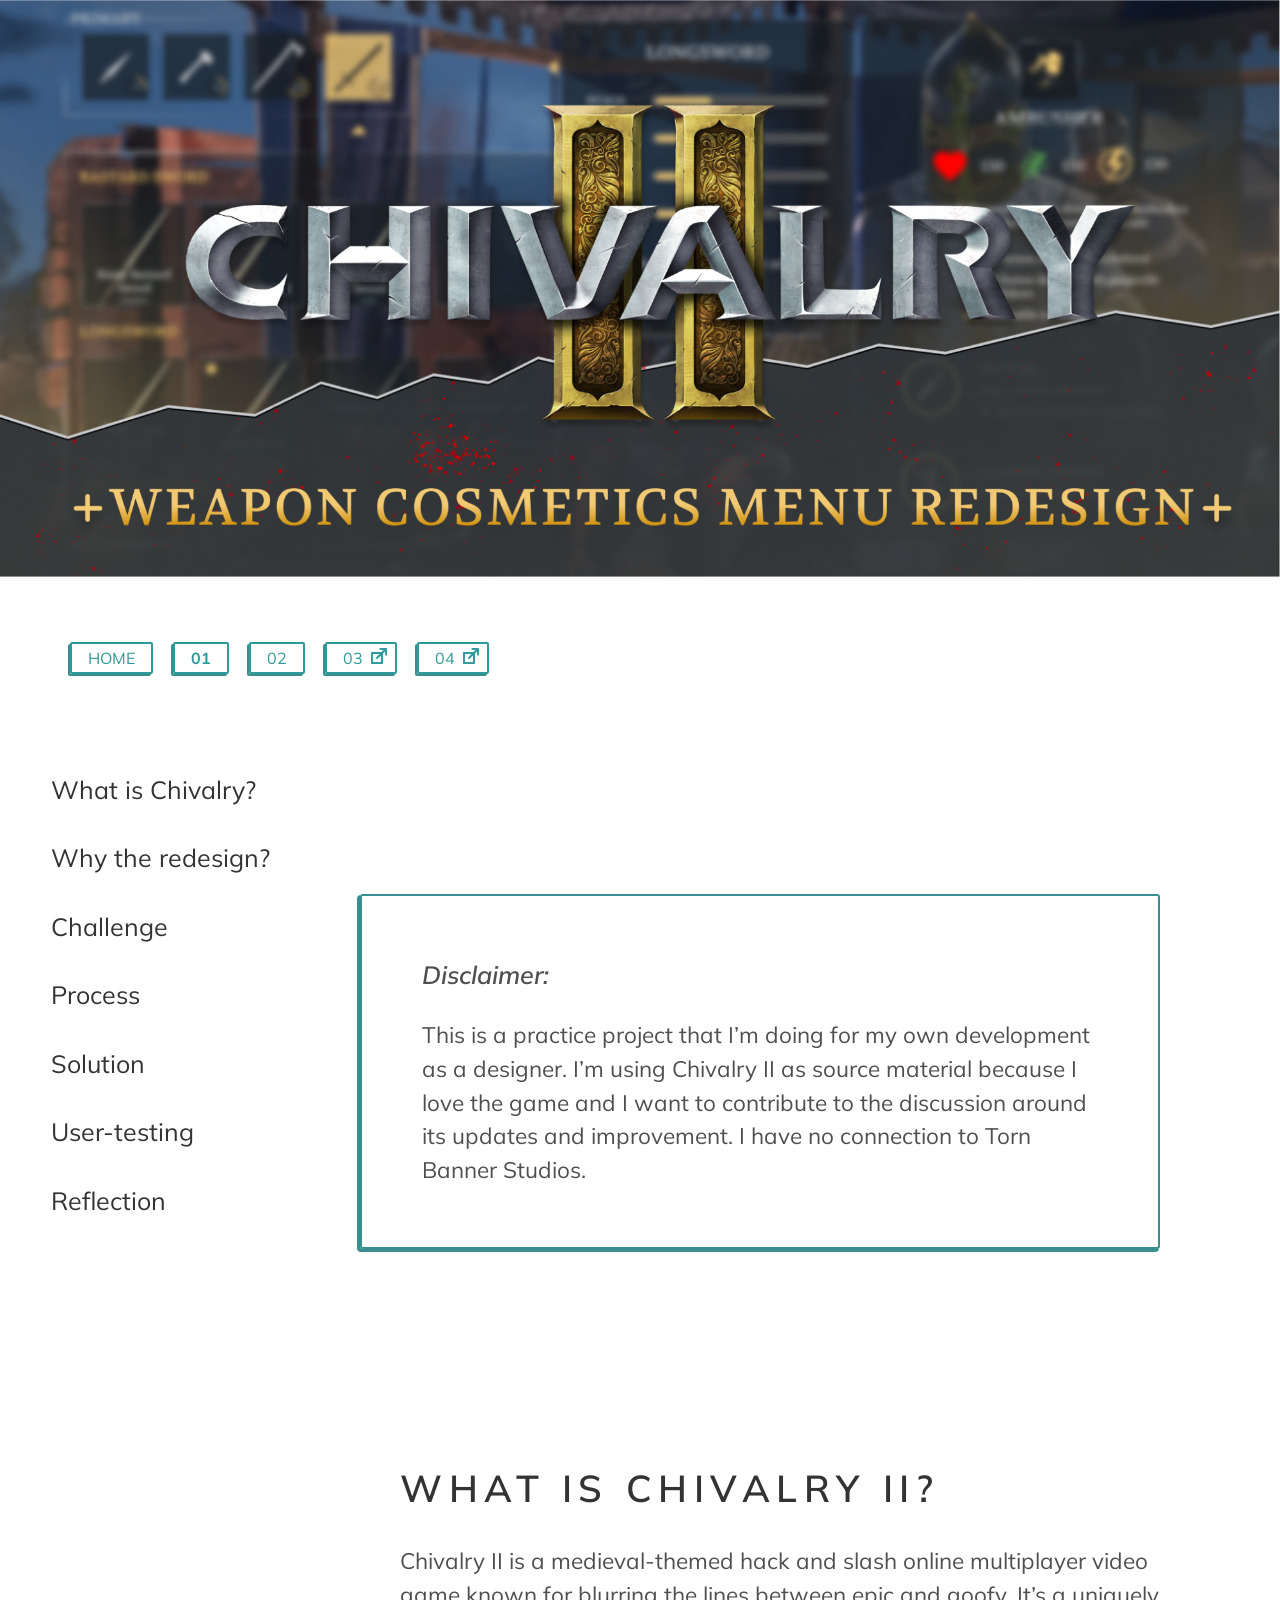
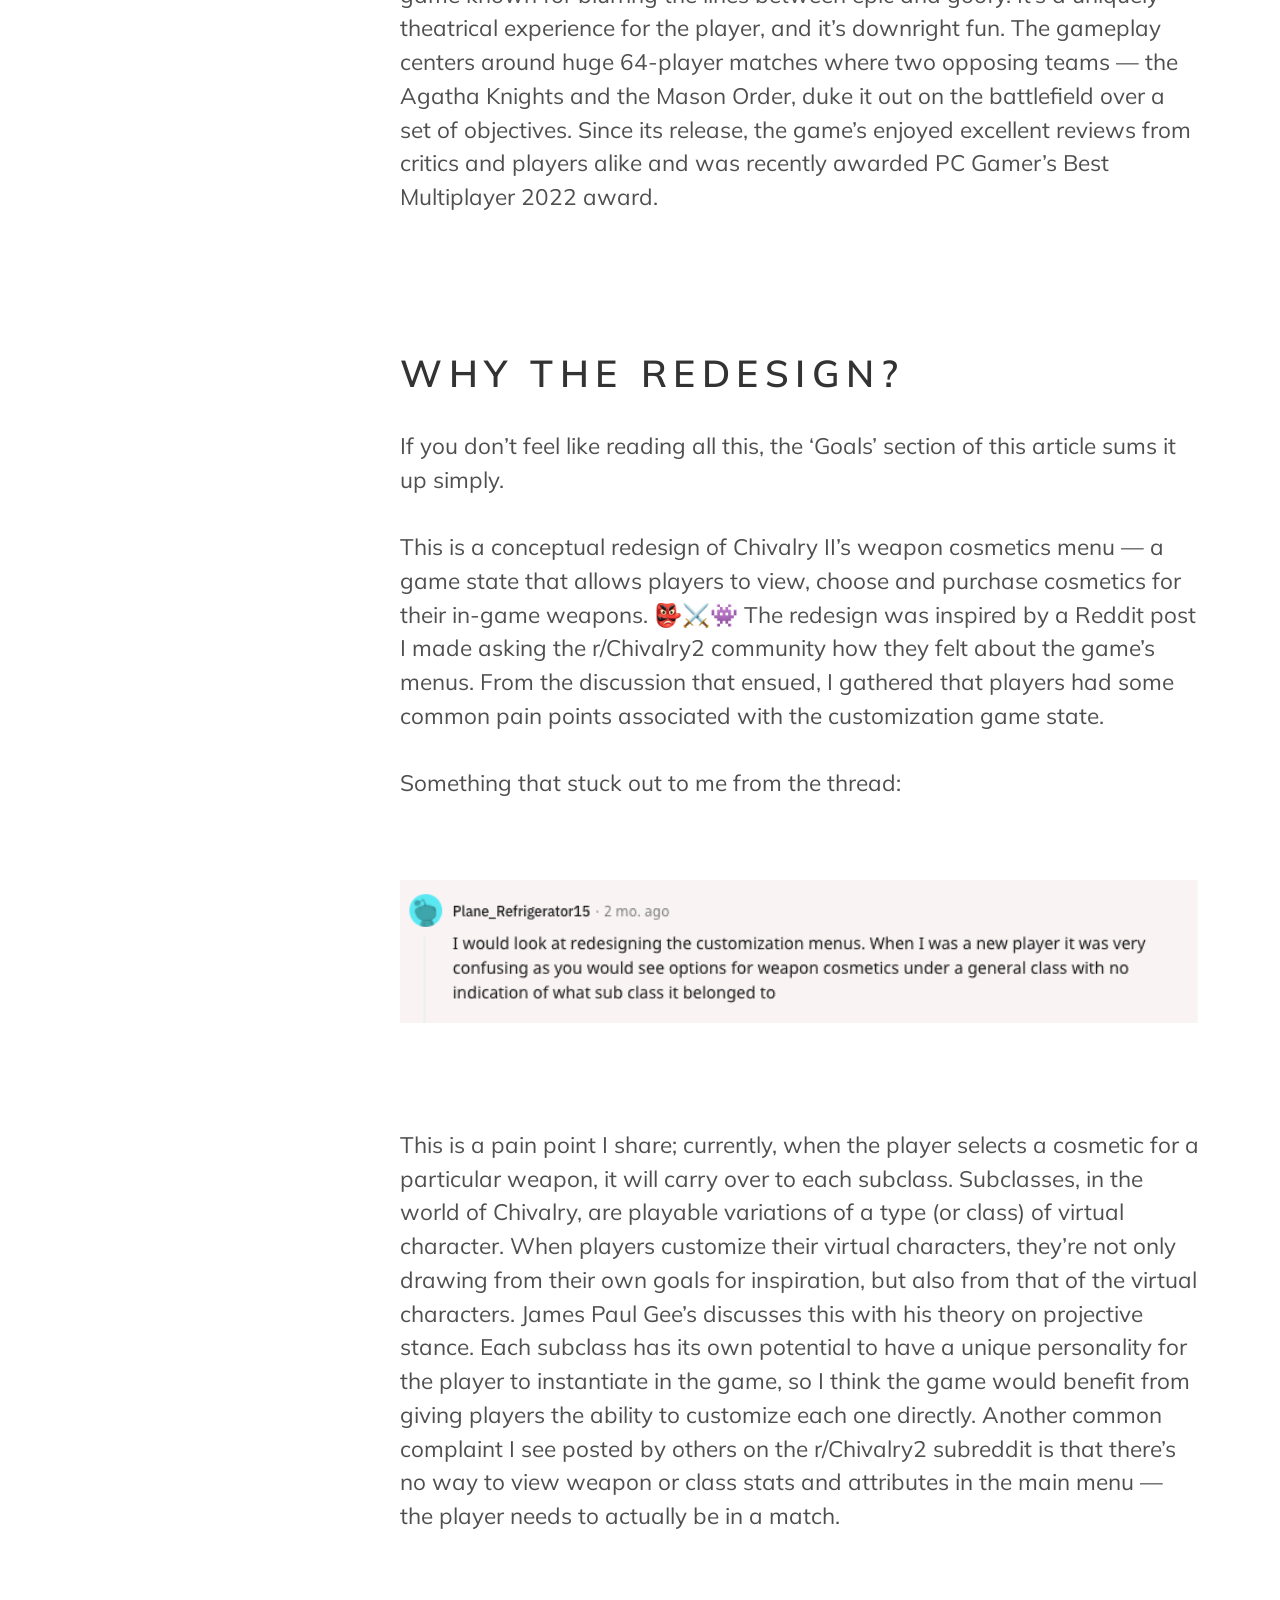
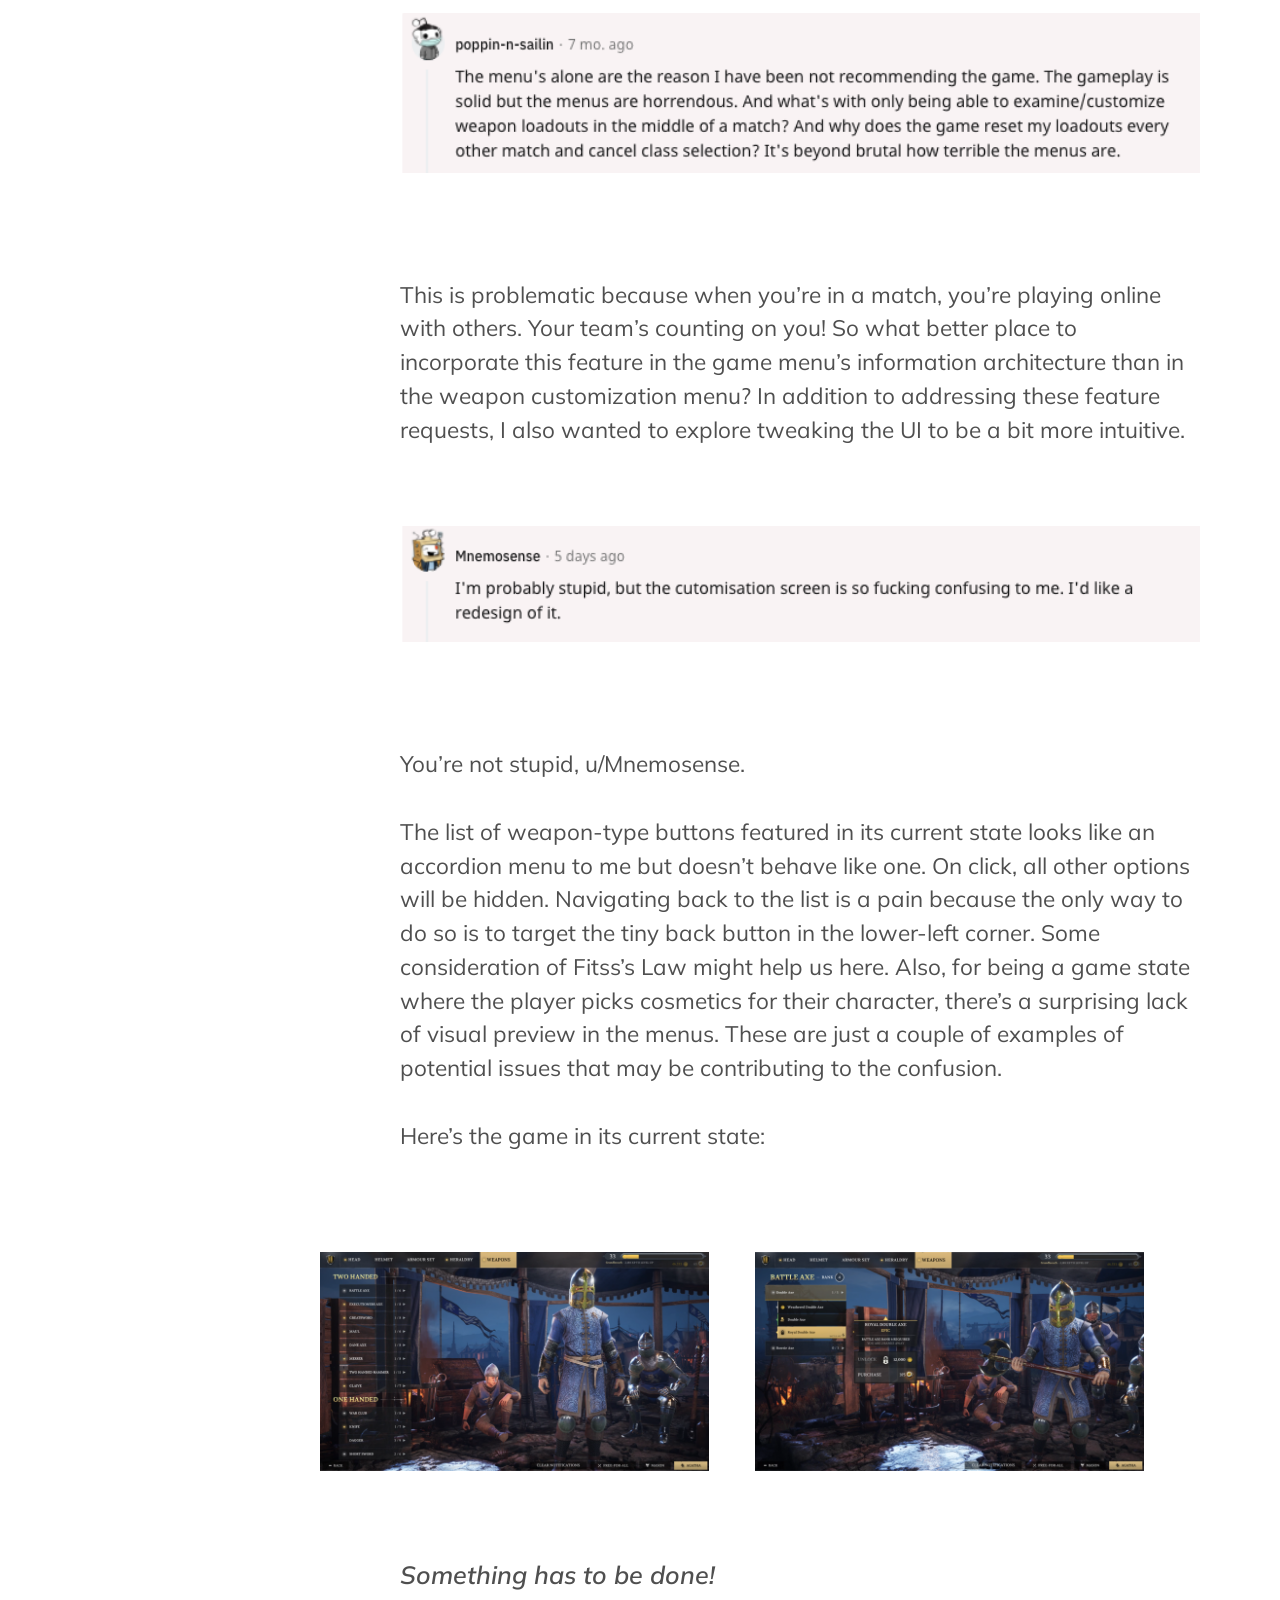
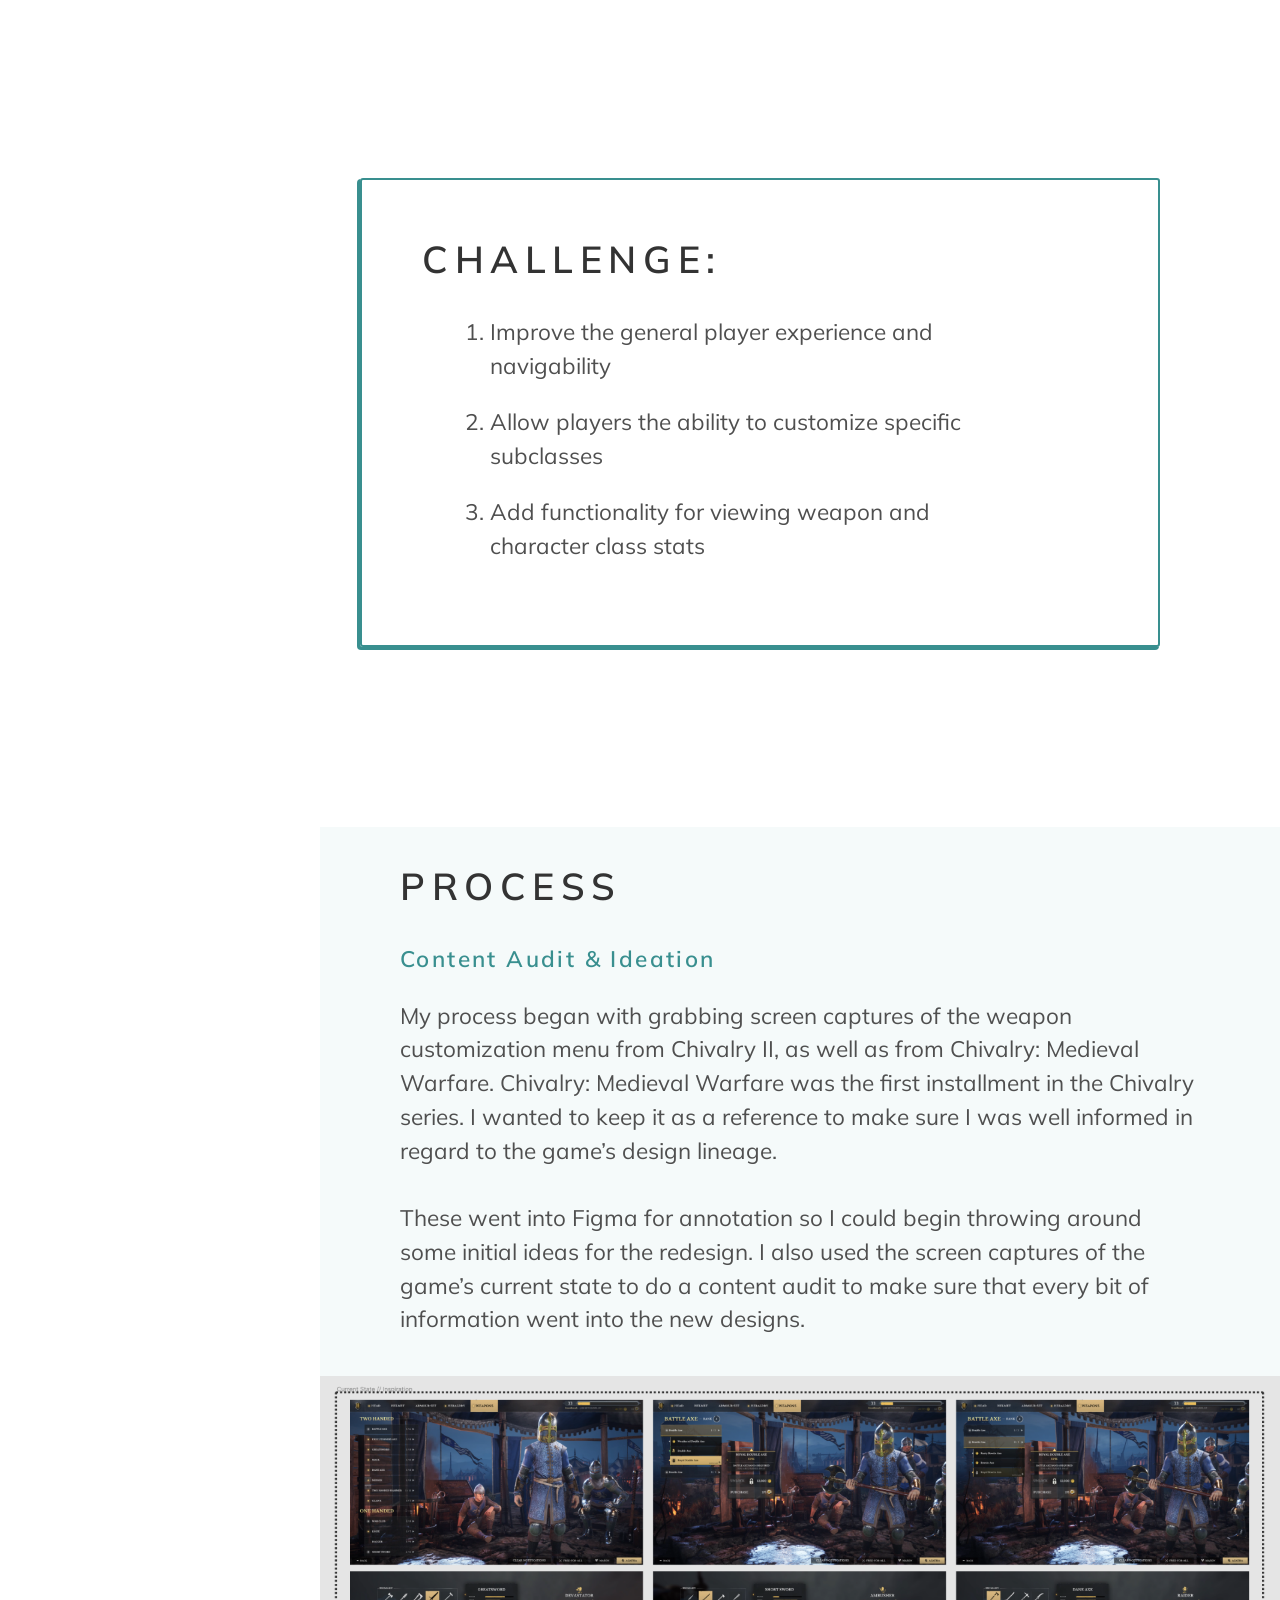
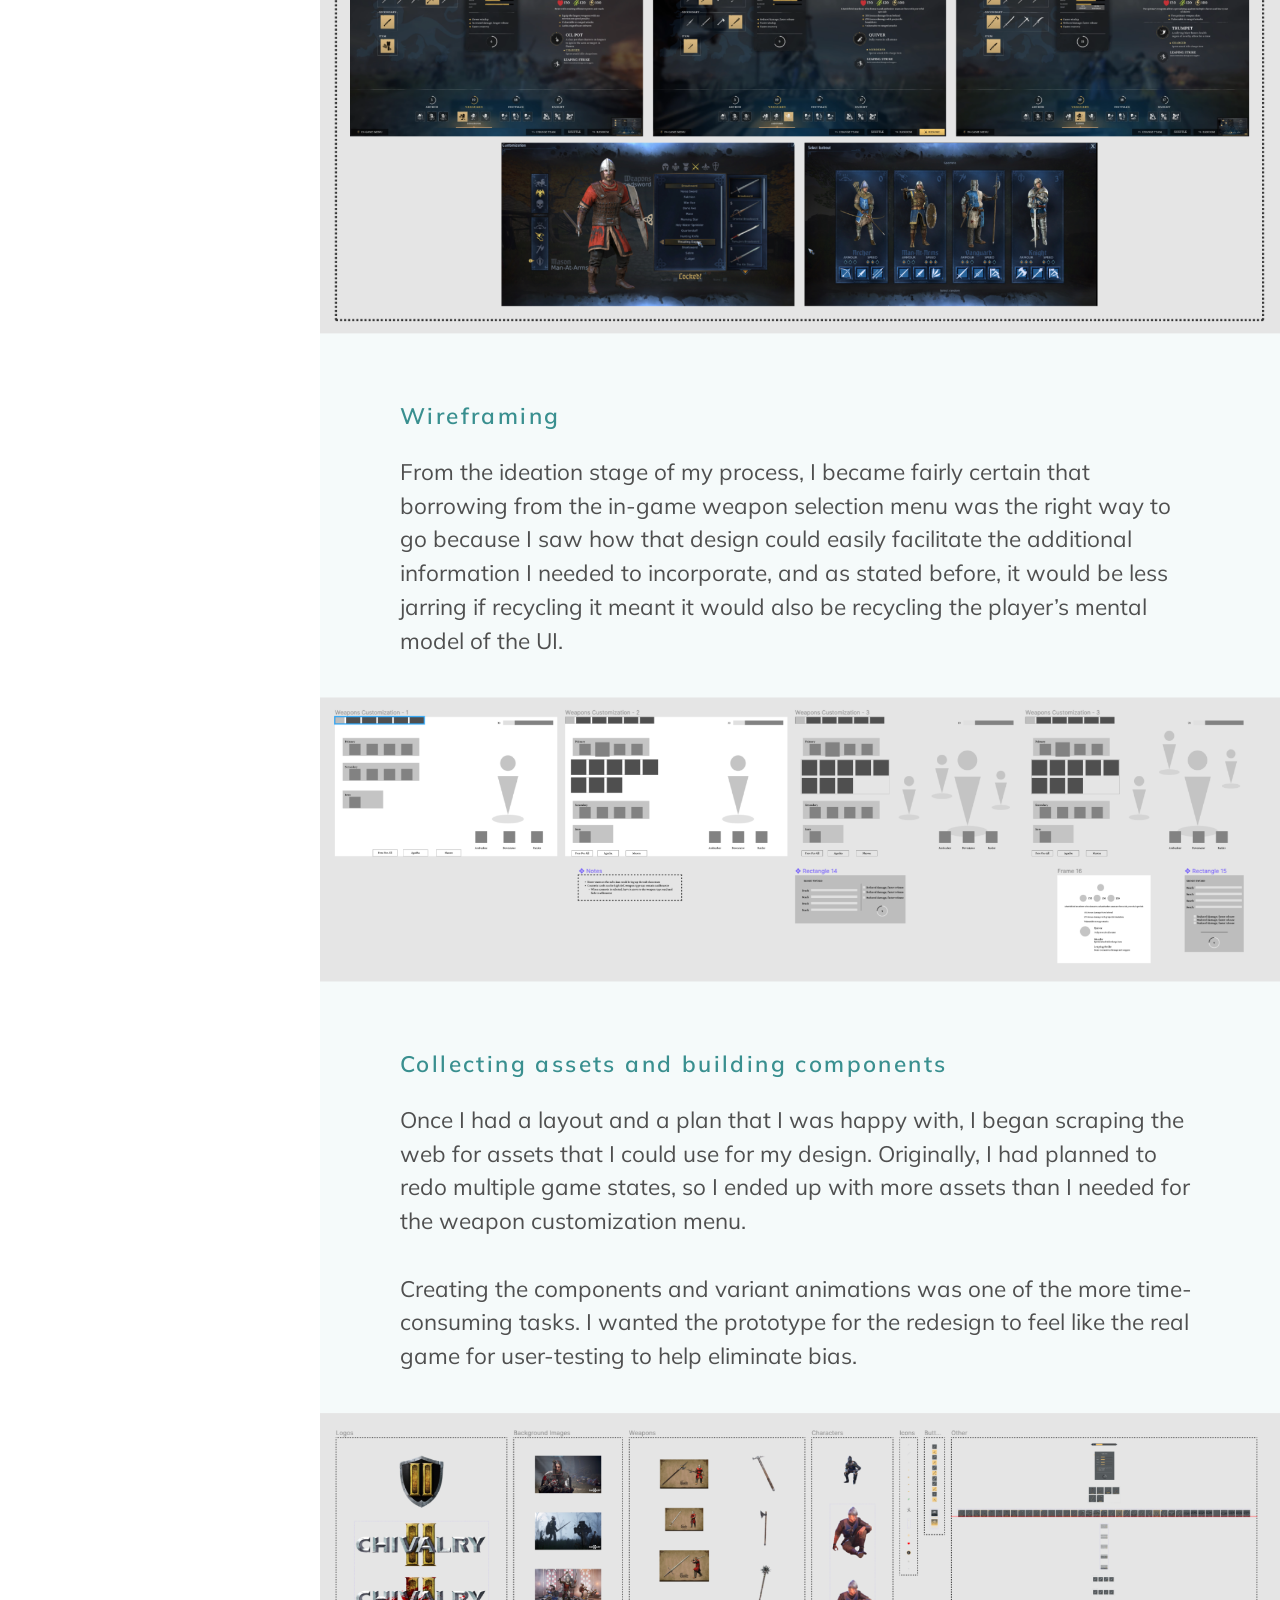
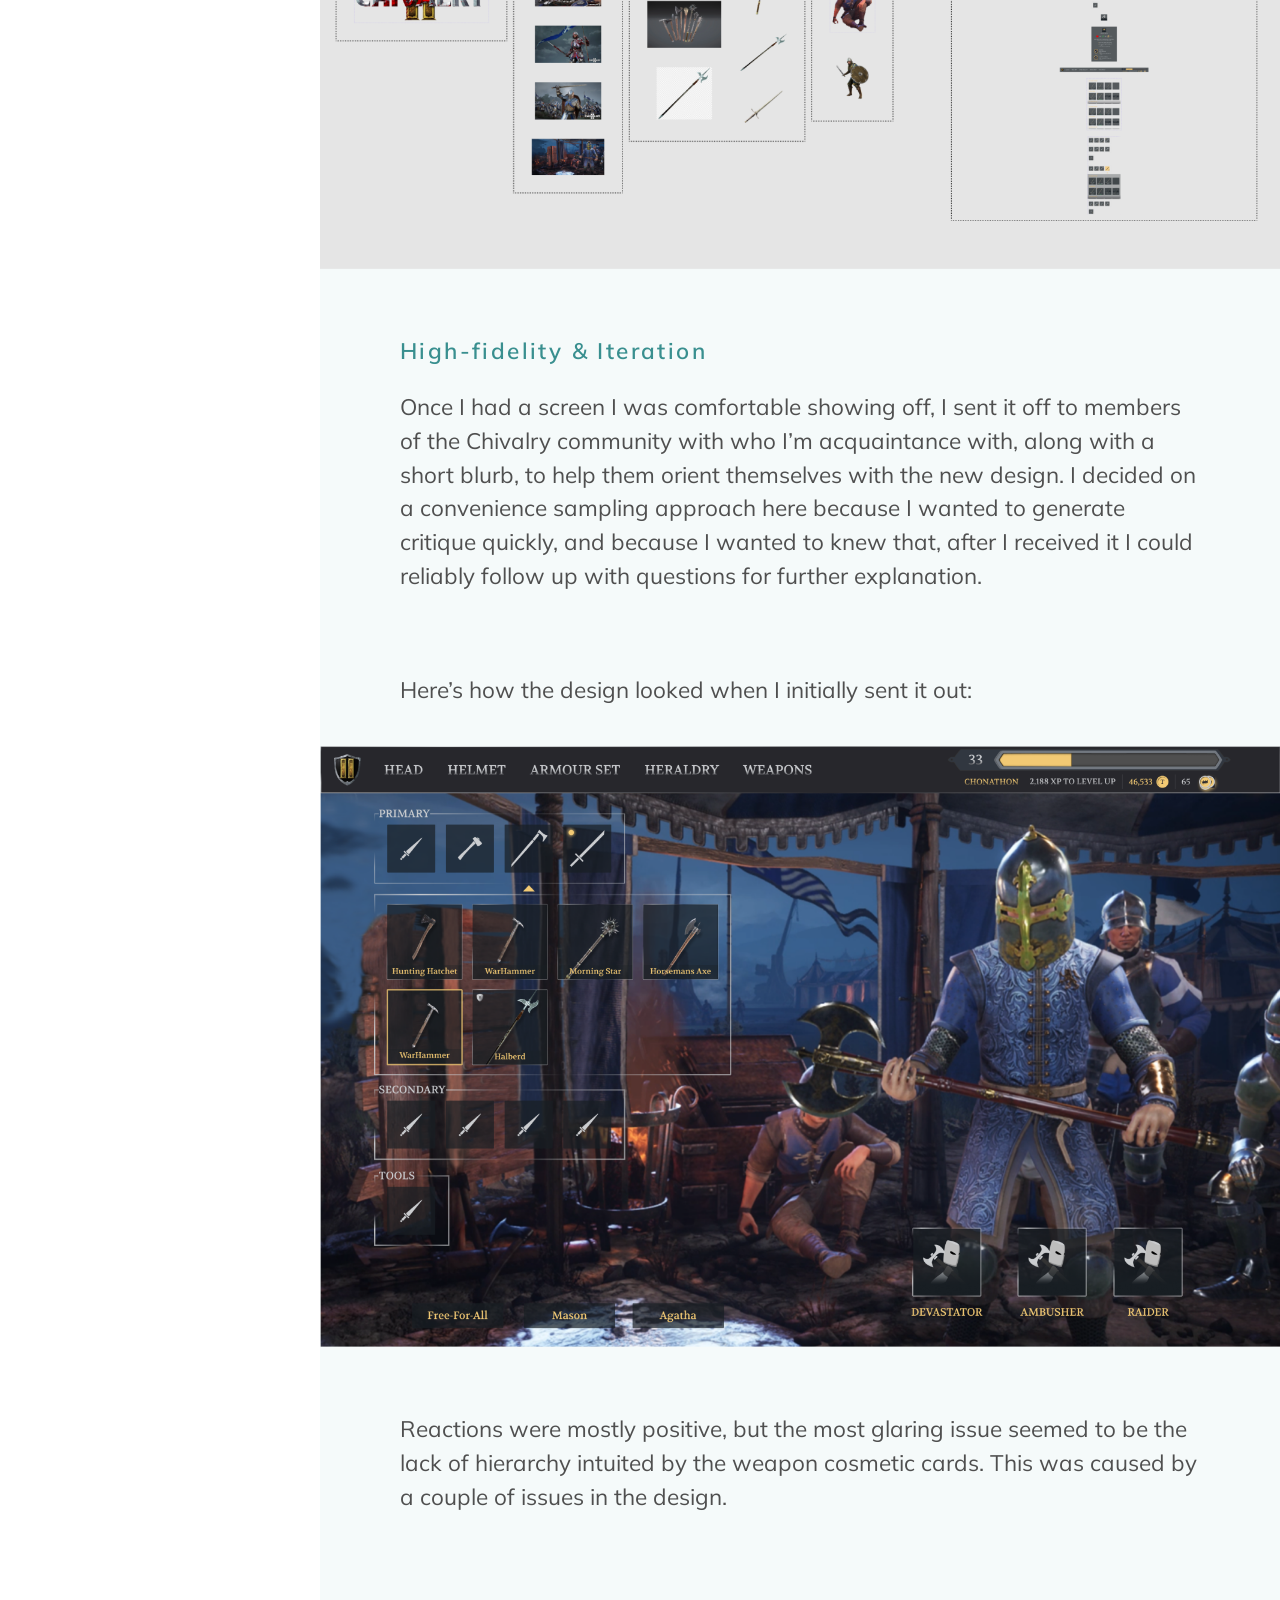
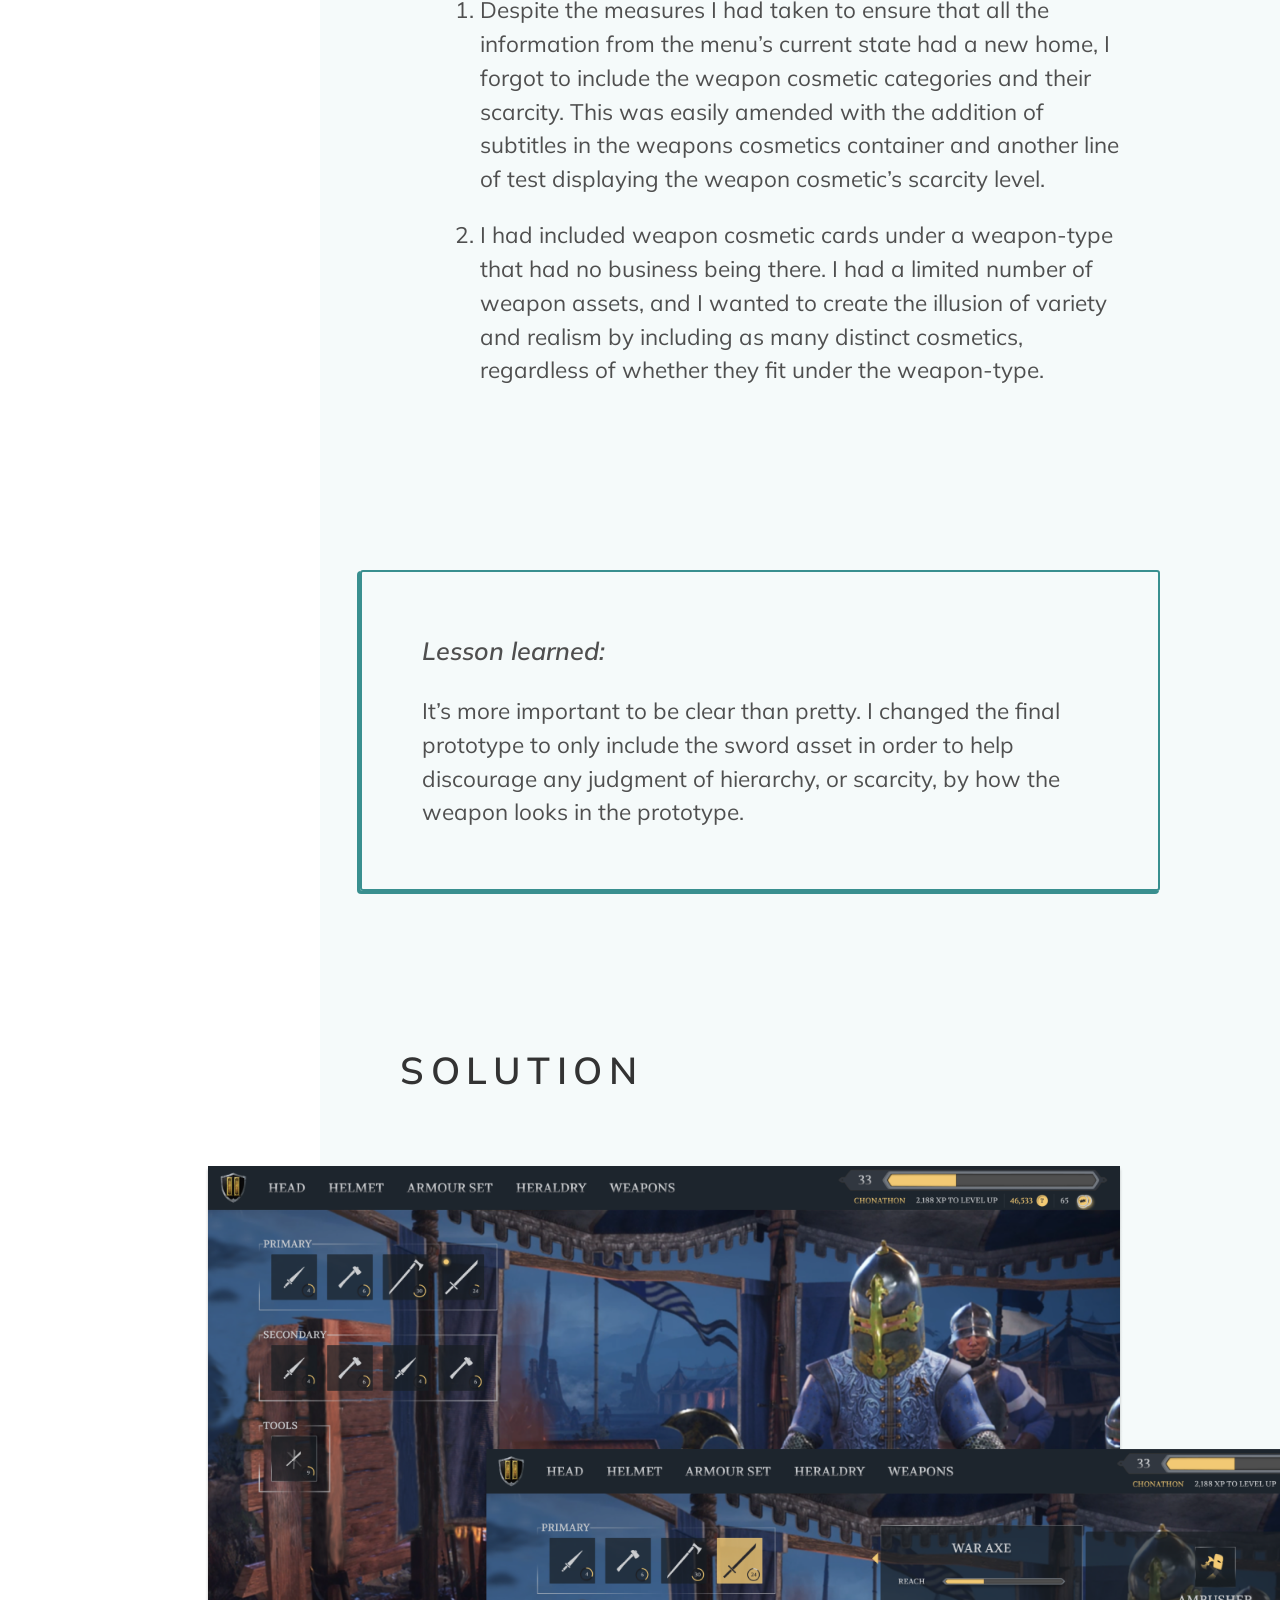
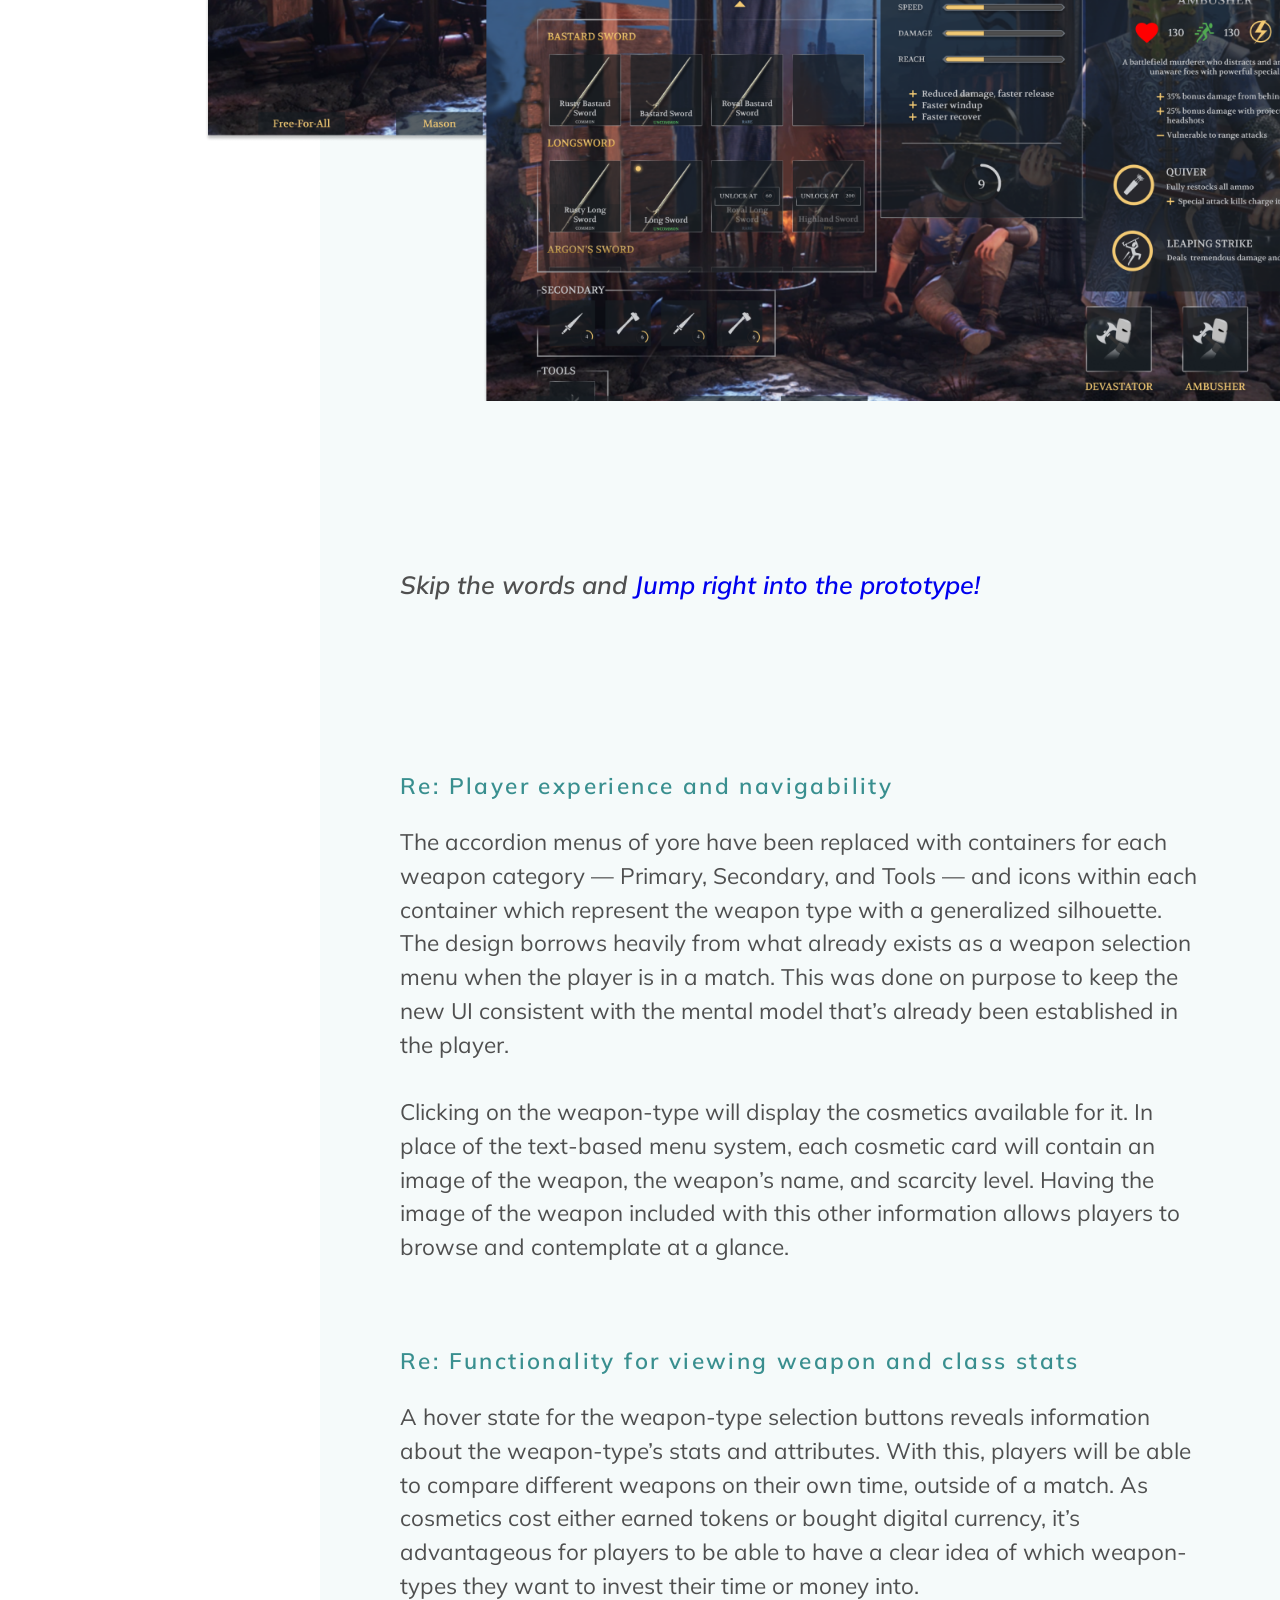
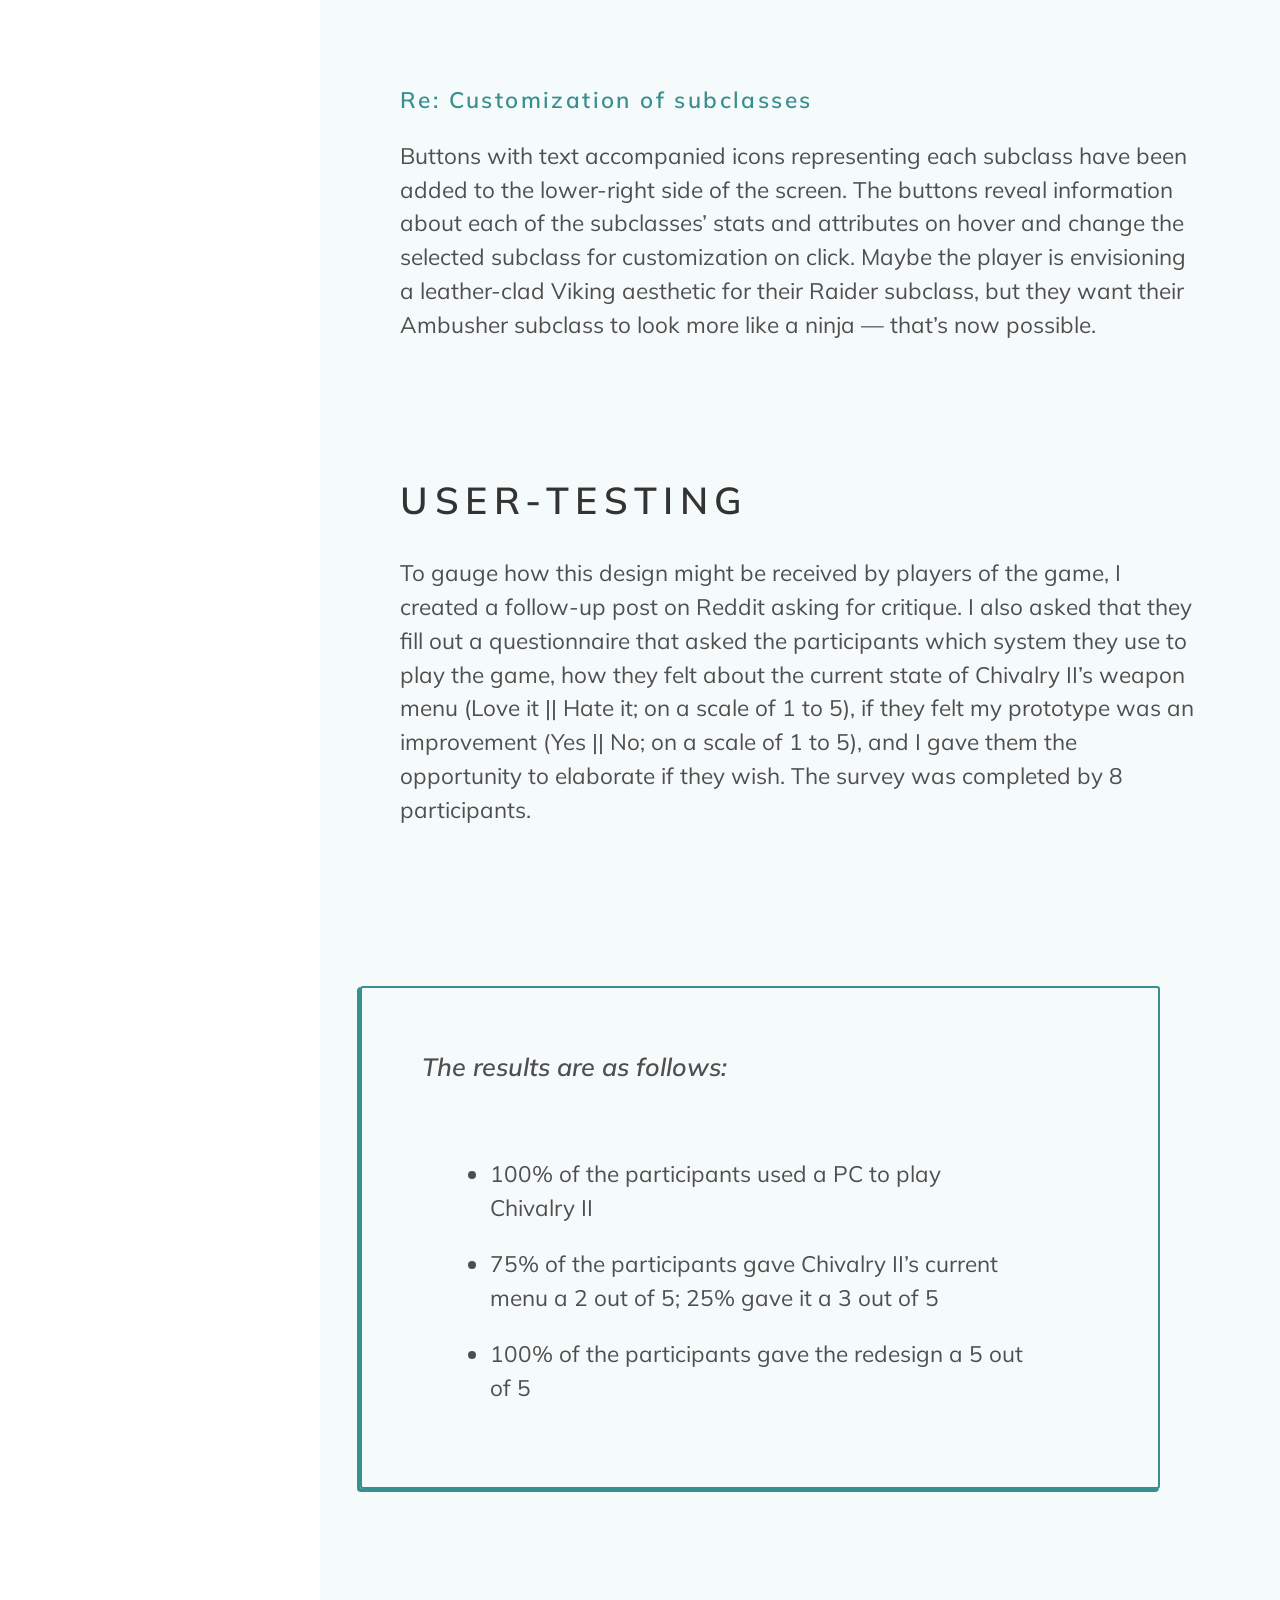
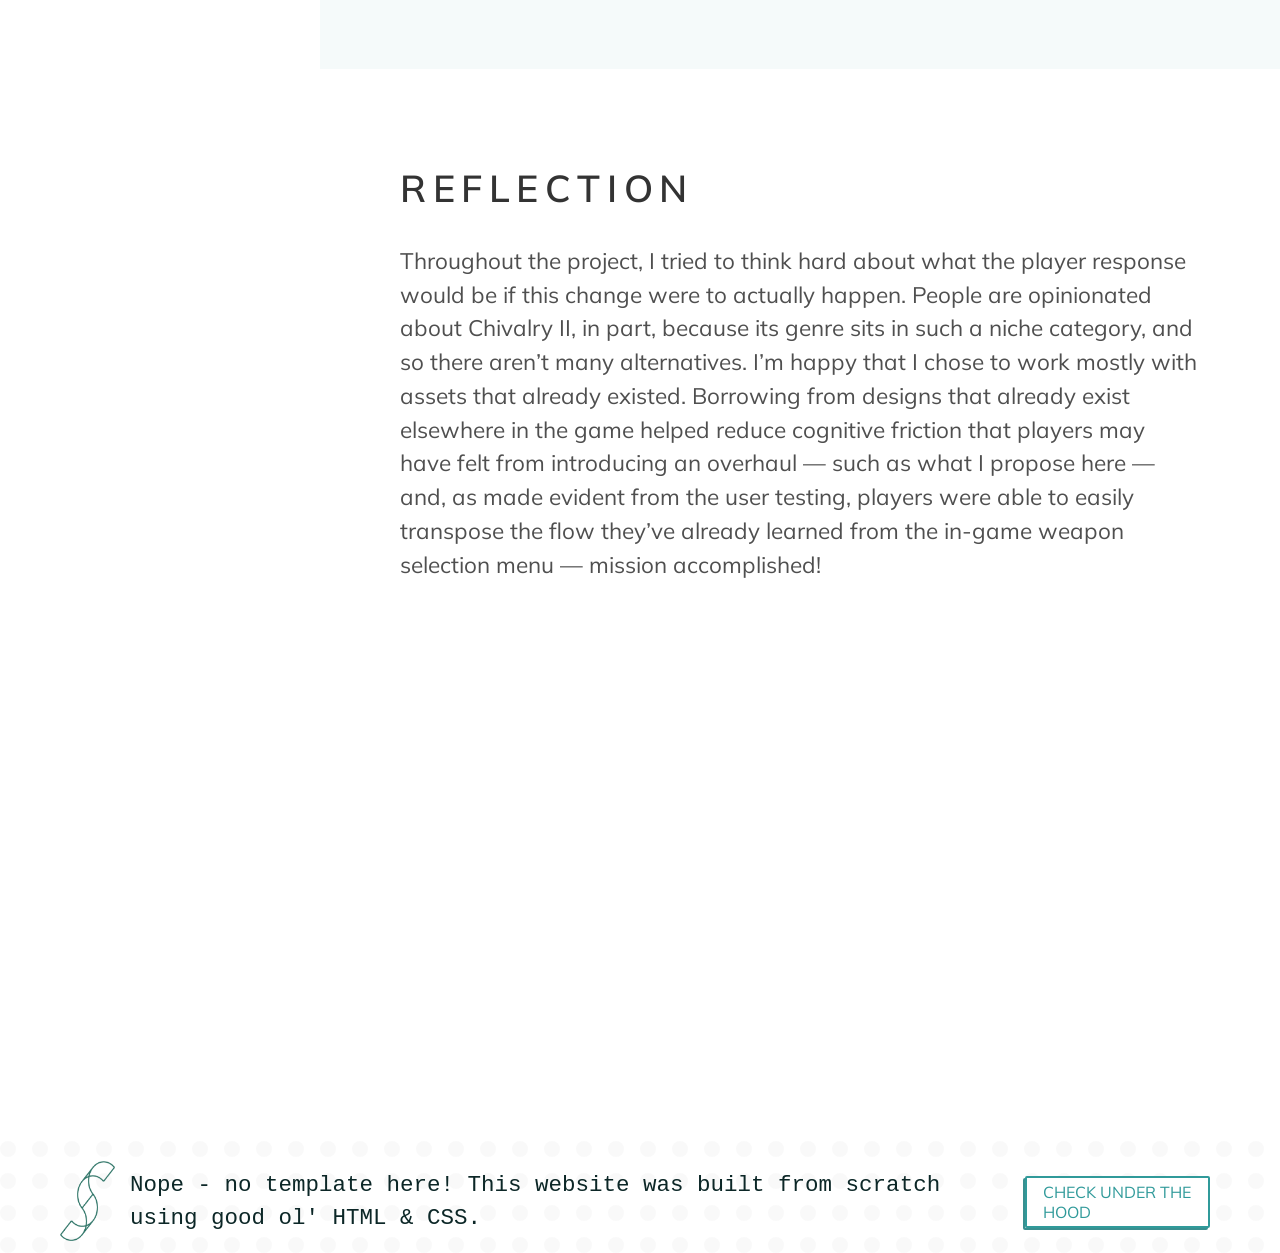
<file: chivalry.html>
<!DOCTYPE html>
<html lang="en">
<head>
    <meta charset="UTF-8">
    <meta http-equiv="X-UA-Compatible" content="IE=edge">
    <meta name="viewport" content="width=device-width, initial-scale=1.0, maximum-scale=1.0" />
    <title>Chivalry II</title>
    <link rel="shortcut icon" type="image/jpg" href="assets/images/Worf 32x32.png"/>

    <link rel="stylesheet" href="resources/css/background.css">
    <link rel="preconnect" href="https://fonts.googleapis.com">
    <link rel="preconnect" href="https://fonts.gstatic.com" crossorigin>
    <link href="https://fonts.googleapis.com/css2?family=Mulish&family=Raleway&display=swap" rel="stylesheet">
    <!-- <link rel="stylesheet" href="syles.css"> -->
    <link rel="stylesheet" href="resources/css/styles.css">
    <link rel="stylesheet" href="resources/css/typography.css">
    <link rel="stylesheet" href="resources/css/case-study.css">

        <!-- Global site tag (gtag.js) - Google Analytics -->
        <script async src="https://www.googletagmanager.com/gtag/js?id=G-6EQH5K10YD"></script>
        <script>
        window.dataLayer = window.dataLayer || [];
        function gtag(){dataLayer.push(arguments);}
        gtag('js', new Date());

        gtag('config', 'G-6EQH5K10YD');
        </script>

</head>
    <body>
    <!-- =================================================Nav -->
        <!-- <div class="nav-bg"><img src="assets/images/background/tri-container.svg" alt=""></div>
        <div class="logo from-left">
            <a href="index.html"><img src="assets/images/logos/Form and Flow.png" alt="Logo"></a>
        </div> 
            <div class="header-large from-right">                  
            
                <nav>
                    <a href="#work" class="button"><strong>Work</strong></a>
                    <a href="about.html" class="button">About</a>
                    <a href="mailto:seanrobinsimmons@gmail.com" class="button">Contact</a>
                    <a href="Resume/Resume-V2-220222.pdf" target="_blank"class="button">Resume</a>
                </nav>
            </div>
        
            <div class="header-small from-right">                      <div class="logo">
                <a href="index.html"><img src="assets/images/logos/Form and Flow.png" alt="Logo"></a>
            </div> 
                <nav>
                    <a href="#work" class="button"><strong>Work</strong></a>
                    <a href="about.html" class="button">About</a>
                    <a href="mailto:seanrobinsimmons@gmail.com" class="button">Contact</a>
                    <a href="Resume/Porfolio-V2-220222.pdf" target="_blank"class="button">Resume</a>
                </nav>
            </div> -->


    <div class="container">
        
                <header>
                    <!-- <h1 class="invisible">Chivalry II Weapon Customization Menu Redesign</h1> -->
                    <img class="full_img" src="assets/images/chivalry-case-study/Banner.png" alt="Chivalry Casestudy Hero">
                </header>
                <nav>
                    <a href="index.html" class="button">Home </a>

                    <a href="chivalry.html" class="button"><strong>01</strong>
                    </a>

                    <a href="IAforMedtech.html" class="button">02
                    </a>

                   <a href="https://medium.com/@seanrobinsimmons/2021-terps-makeathon-3b9bfa6f2d5c" class="button tooltip" target="_blank">03
                    <img class= "external-cs-2" src="/assets/images/icons/external_link.png" alt="external link">
                    
                    <span class="tooltiptext">Email for first-time computer users</span>
                   </a>
                   <a href="https://medium.com/@seanrobinsimmons/motion-x-gps-redesign-62332f070042" class="button tooltip" target="_blank">04
                    <img class= "external-cs-2" src="/assets/images/icons/external_link.png" alt="external link">
                    
                    <span class="tooltiptext">GPS app redesign</span>
                   </a>

                </nav>
<div class="column">

    <div class="left_column">
        <div class="table_of_contents">
            <a href="#1">What is Chivalry?</a>
            <a href="#2">Why the redesign?</a>
            <a href="#3">Challenge</a>
            <a href="#4">Process</a>
            <a href="#5">Solution</a>
            <a href="#6">User-testing</a>
            <a href="#7">Reflection</a>
        </div> 
    </div>
    <div class="right_column">

                <div class="table_of_contents"></div>                

                <div class="section">
                    <div class="content callout">
                        <h5>Disclaimer:</h5> 
                        <p>This is a practice project that I’m doing for my own development as a designer. I’m using Chivalry II as source material because I love the game and I want to contribute to the discussion around its updates and improvement. I have no connection to Torn Banner Studios.</p>
                    </div>
                </div>
        
                <div class="section" id="1">
                 <div class="content">
                     
                            <h2>What is Chivalry II?</h2>
                            <p>
                            Chivalry II is a medieval-themed hack and slash online multiplayer video game known for blurring the lines between epic and goofy. It’s a uniquely theatrical experience for the player, and it’s downright fun.
                            The gameplay centers around huge 64-player matches where two opposing teams — the Agatha Knights and the Mason Order, duke it out on the battlefield over a set of objectives.
                            Since its release, the game’s enjoyed excellent reviews from critics and players alike and was recently awarded PC Gamer’s Best Multiplayer 2022 award.
                        </p>
                 </div>
                </div>

                <div class="section" id="2">
                    <div class="content">
                        
                        <h2>Why the redesign?</h2>
                        <p>
                            If you don’t feel like reading all this, the ‘Goals’ section of this article sums it up simply.
                            <br>
                            <br>
                            This is a conceptual redesign of Chivalry II’s weapon cosmetics menu — a game state that allows players to view, choose and purchase cosmetics for their in-game weapons. 👺⚔️👾
                            The redesign was inspired by a Reddit post I made asking the r/Chivalry2 community how they felt about the game’s menus. From the discussion that ensued, I gathered that players had some common pain points associated with the customization game state.
                            <br>
                            <br>
                        
                            Something that stuck out to me from the thread:</p>
                    </div>
               

                    
                    <div class="content">
                        <a href="assets/images/chivalry-case-study/reddit_1.png"><img src="assets/images/chivalry-case-study/reddit_1.png" alt="" class="small_img"></a>
                    </div>
        

                    <div class="content">
                        <p>This is a pain point I share; currently, when the player selects a cosmetic for a particular weapon, it will carry over to each subclass. Subclasses, in the world of Chivalry, are playable variations of a type (or class) of virtual character. When players customize their virtual characters, they’re not only drawing from their own goals for inspiration, but also from that of the virtual characters. James Paul Gee’s discusses this with his theory on projective stance. Each subclass has its own potential to have a unique personality for the player to instantiate in the game, so I think the game would benefit from giving players the ability to customize each one directly.
                        Another common complaint I see posted by others on the r/Chivalry2 subreddit is that there’s no way to view weapon or class stats and attributes in the main menu — the player needs to actually be in a match.</p>
                    </div>
    
    
                    <div class="content">
                        <a href="assets/images/chivalry-case-study/reddit_2.png"><img src="assets/images/chivalry-case-study/reddit_2.png" alt="" class="small_img"></a>
                    </div>
        
                    <div class="content">
                        <p>This is problematic because when you’re in a match, you’re playing online with others. Your team’s counting on you! So what better place to incorporate this feature in the game menu’s information architecture than in the weapon customization menu?
                            In addition to addressing these feature requests, I also wanted to explore tweaking the UI to be a bit more intuitive.</p>
                    </div>

                    <div class="content">
                        <a href="assets/images/chivalry-case-study/reddit_3.png"><img src="assets/images/chivalry-case-study/reddit_3.png" alt="" class="small_img"></a>
                    </div>


                    <div class="content">
                        <p>You’re not stupid, u/Mnemosense.
                            <br><br>
                            The list of weapon-type buttons featured in its current state looks like an accordion menu to me but doesn’t behave like one. On click, all other options will be hidden. Navigating back to the list is a pain because the only way to do so is to target the tiny back button in the lower-left corner. Some consideration of Fitss’s Law might help us here. Also, for being a game state where the player picks cosmetics for their character, there’s a surprising lack of visual preview in the menus. These are just a couple of examples of potential issues that may be contributing to the confusion.
                            <br><br>
                            Here’s the game in its current state:</p>
                    </div>
                </div>
                    <div class="columns">
                           
                           <a href="assets/images/chivalry-case-study/current_1.png"><img src="assets/images/chivalry-case-study/current_1.png" alt="Chivalry 2's current state first"></a>
                           
                            <a href="assets/images/chivalry-case-study/current_2.png"><img src="assets/images/chivalry-case-study/current_2.png" alt="Chivalry 2's current state second"></a>

                    </div>


                   

                

                

               
<!-- Challenges -->

            <div class="section">
                <div class="content">
                <h5>Something has to be done!</h5>
                </div>
                <div class="content callout" id="3">

                    <h2>Challenge:</h2>
                    <ol>
                        <li>Improve the general player experience and navigability
                        </li>
                        <li>Allow players the ability to customize specific subclasses
                        </li>
                        <li>Add functionality for viewing weapon and character class stats
                        </li>
                    </ol>
                </div>

            </div>

            <!-- Process -->
        <div class="section background" id="4">
            <div class="content">
                <h2>Process</h2>

                <h3>Content Audit & Ideation</h3>

                <p>My process began with grabbing screen captures of the weapon customization menu from Chivalry II, as well as from Chivalry: Medieval Warfare. Chivalry: Medieval Warfare was the first installment in the Chivalry series. I wanted to keep it as a reference to make sure I was well informed in regard to the game’s design lineage.
                <br><br>
                These went into Figma for annotation so I could begin throwing around some initial ideas for the redesign. I also used the screen captures of the game’s current state to do a content audit to make sure that every bit of information went into the new designs.</p>
            </div>
            
            
            <a href="assets/images/chivalry-case-study/process_1.png"><img class="small_img" src="assets/images/chivalry-case-study/process_1.png" alt=""></a>

            <div class="content">
                <h3>Wireframing</h3>
                <p>From the ideation stage of my process, I became fairly certain that borrowing from the in-game weapon selection menu was the right way to go because I saw how that design could easily facilitate the additional information I needed to incorporate, and as stated before, it would be less jarring if recycling it meant it would also be recycling the player’s mental model of the UI.</p>
            </div>
        
            <a href="assets/images/chivalry-case-study/process_2.png"><img class="small_img" src="assets/images/chivalry-case-study/process_2.png" alt=""></a>
        
            <div class="content">
                <h3>Collecting assets and building components</h3>
                <p>Once I had a layout and a plan that I was happy with, I began scraping the web for assets that I could use for my design. Originally, I had planned to redo multiple game states, so I ended up with more assets than I needed for the weapon customization menu. 
                <br><br>
                Creating the components and variant animations was one of the more time-consuming tasks. I wanted the prototype for the redesign to feel like the real game for user-testing to help eliminate bias.</p>
            </div>
        
            <a href="assets/images/chivalry-case-study/process_3.png"><img class="small_img" src="assets/images/chivalry-case-study/process_3.png" alt=""></a>
        
            <div class="content">
                <h3>High-fidelity & Iteration</h3>
                <p>Once I had a screen I was comfortable showing off, I sent it off to members of the Chivalry community with who I’m acquaintance with, along with a short blurb, to help them orient themselves with the new design. I decided on a convenience sampling approach here because I wanted to generate critique quickly, and because I wanted to knew that, after I received it I could reliably follow up with questions for further explanation.</p>
            </div>

            <div class="content">
                <p>Here’s how the design looked when I initially sent it out:</p>
            </div>

            <a href="assets/images/chivalry-case-study/process_4.png"><img class="small_img" src="assets/images/chivalry-case-study/process_4.png" alt=""></a>

            <div class="content">
                <p>Reactions were mostly positive, but the most glaring issue seemed to be the lack of hierarchy intuited by the weapon cosmetic cards. This was caused by a couple of issues in the design.</p>
            </div>

            <div class="content">
                <ol>
                    <li>Despite the measures I had taken to ensure that all the information from the menu’s current state had a new home, I forgot to include the weapon cosmetic categories and their scarcity. This was easily amended with the addition of subtitles in the weapons cosmetics container and another line of test displaying the weapon cosmetic’s scarcity level.</li>
                    <li>I had included weapon cosmetic cards under a weapon-type that had no business being there. I had a limited number of weapon assets, and I wanted to create the illusion of variety and realism by including as many distinct cosmetics, regardless of whether they fit under the weapon-type.</li>
                </ol>
            </div>

            <div class="content callout">
                <h5>Lesson learned:</h5> 
                <p>It’s more important to be clear than pretty. I changed the final prototype to only include the sword asset in order to help discourage any judgment of hierarchy, or scarcity, by how the weapon looks in the prototype.</p>
            </div>



<!-- Solution -->
            <div class="section" id="5">

                <div class="content">

                    <h2>Solution</h2>
                </div>

                <a href="assets/images/chivalry-case-study/solution_1.png"><img class="full_img" src="assets/images/chivalry-case-study/solution_1.png" alt=""></a>

                <div class="content">
                <h5>Skip the words and <a href="https://www.figma.com/proto/oSgVZFnItfHpjOoUwNRmwF/Chivalry-II-Menu-Redesign?page-id=172%3A1617&node-id=335%3A10691&viewport=366%2C48%2C0.29&scaling=min-zoom&starting-point-node-id=335%3A10691" target="_blank">Jump right into the prototype!</a></h5>
                </div>
            </div>
            <div class="section">
                <div class="content">
                    <h3>Re: Player experience and navigability</h3>
                    <p>
                        The accordion menus of yore have been replaced with containers for each weapon category — Primary, Secondary, and Tools — and icons within each container which represent the weapon type with a generalized silhouette. The design borrows heavily from what already exists as a weapon selection menu when the player is in a match. This was done on purpose to keep the new UI consistent with the mental model that’s already been established in the player.
                        <br><br>
                        Clicking on the weapon-type will display the cosmetics available for it. In place of the text-based menu system, each cosmetic card will contain an image of the weapon, the weapon’s name, and scarcity level. Having the image of the weapon included with this other information allows players to browse and contemplate at a glance.
                    </p>
                </div>

                <div class="content">
                    <h3>Re: Functionality for viewing weapon and class stats</h3>
                    <p>A hover state for the weapon-type selection buttons reveals information about the weapon-type’s stats and attributes. With this, players will be able to compare different weapons on their own time, outside of a match. As cosmetics cost either earned tokens or bought digital currency, it’s advantageous for players to be able to have a clear idea of which weapon-types they want to invest their time or money into.</p>
                </div>

                <div class="content">
                    <h3>Re: Customization of subclasses
                    </h3>
                    <p>Buttons with text accompanied icons representing each subclass have been added to the lower-right side of the screen. The buttons reveal information about each of the subclasses’ stats and attributes on hover and change the selected subclass for customization on click. Maybe the player is envisioning a leather-clad Viking aesthetic for their Raider subclass, but they want their Ambusher subclass to look more like a ninja — that’s now possible.</p>
                </div>
            </div>
           

<!-- User Testing and Reception -->
        <div class="section" id="6">
            <div class="content">
                <h2>User-testing</h2>
                <p>To gauge how this design might be received by players of the game, I created a follow-up post on Reddit asking for critique. I also asked that they fill out a questionnaire that asked the participants which system they use to play the game, how they felt about the current state of Chivalry II’s weapon menu (Love it || Hate it; on a scale of 1 to 5), if they felt my prototype was an improvement (Yes || No; on a scale of 1 to 5), and I gave them the opportunity to elaborate if they wish. The survey was completed by 8 participants.</p>
            </div>
            <div class="content callout">
            
                <h5>The results are as follows:</h5>
                <br><br>
                <ul>
                    <li>100% of the participants used a PC to play Chivalry II</li>
                    <li>75% of the participants gave Chivalry II’s current menu a 2 out of 5; 25% gave it a 3 out of 5</li>
                    <li>100% of the participants gave the redesign a 5 out of 5</li>
                </ul>
            </div>
       
        </div>


<!--Reflection  -->
        </div>
        <div class="section" id="7">
            <div class="content">
                <h2>Reflection</h2>

                <p>Throughout the project, I tried to think hard about what the player response would be if this change were to actually happen. People are opinionated about Chivalry II, in part, because its genre sits in such a niche category, and so there aren’t many alternatives. I’m happy that I chose to work mostly with assets that already existed. Borrowing from designs that already exist elsewhere in the game helped reduce cognitive friction that players may have felt from introducing an overhaul — such as what I propose here — and, as made evident from the user testing, players were able to easily transpose the flow they’ve already learned from the in-game weapon selection menu — mission accomplished!</p>
            </div>
        </div>




    </div>
</div>
</div>
    <footer>

                    
        <a href="index.html"><img src="assets/images/logos/Form and Flow.png" alt="Logo"></a>
    

<div class="container repo">
    
            <p>Nope - no template here! This website was built from scratch using good ol' HTML & CSS.</p>
    
            <a href="https://github.com/Chonathon/portfolio.github.io" class = "button" target="_blank">Check Under the Hood</a>

    </div>



</footer>

    </body>
</html>
</file>
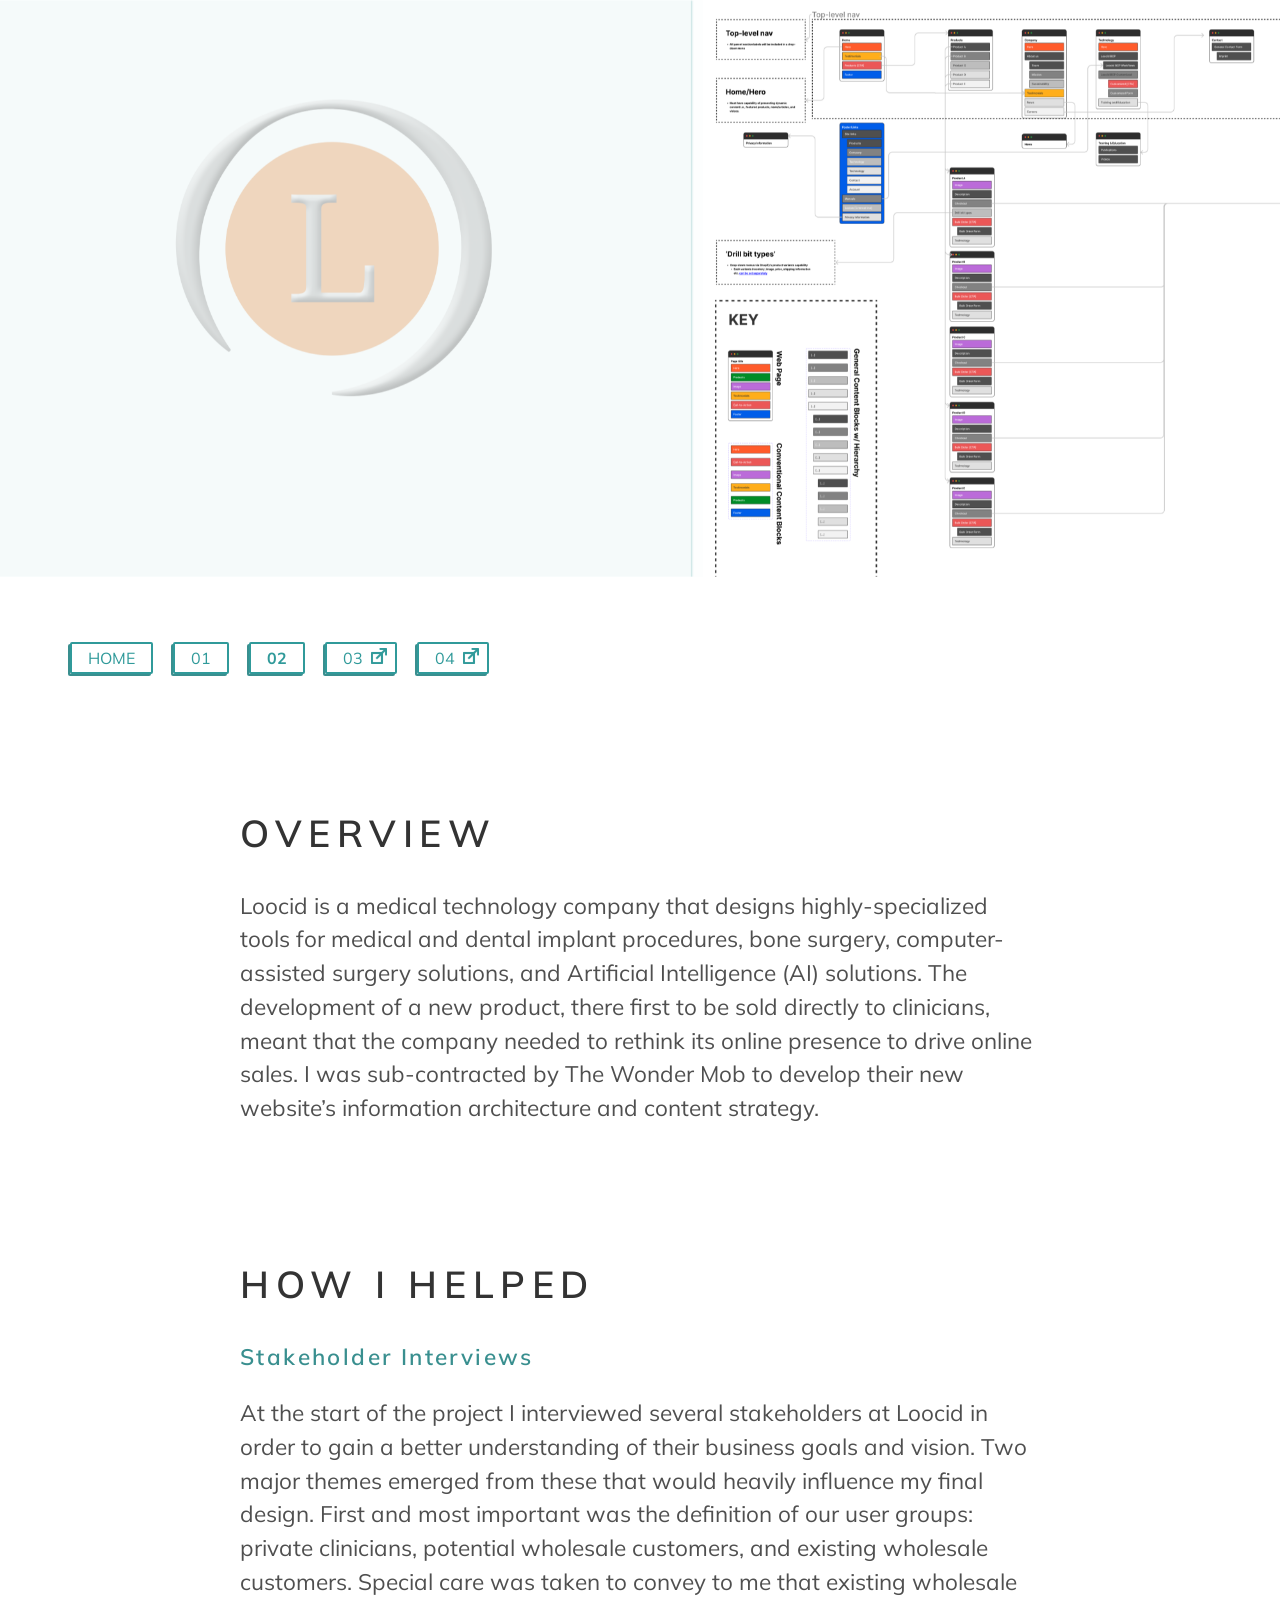
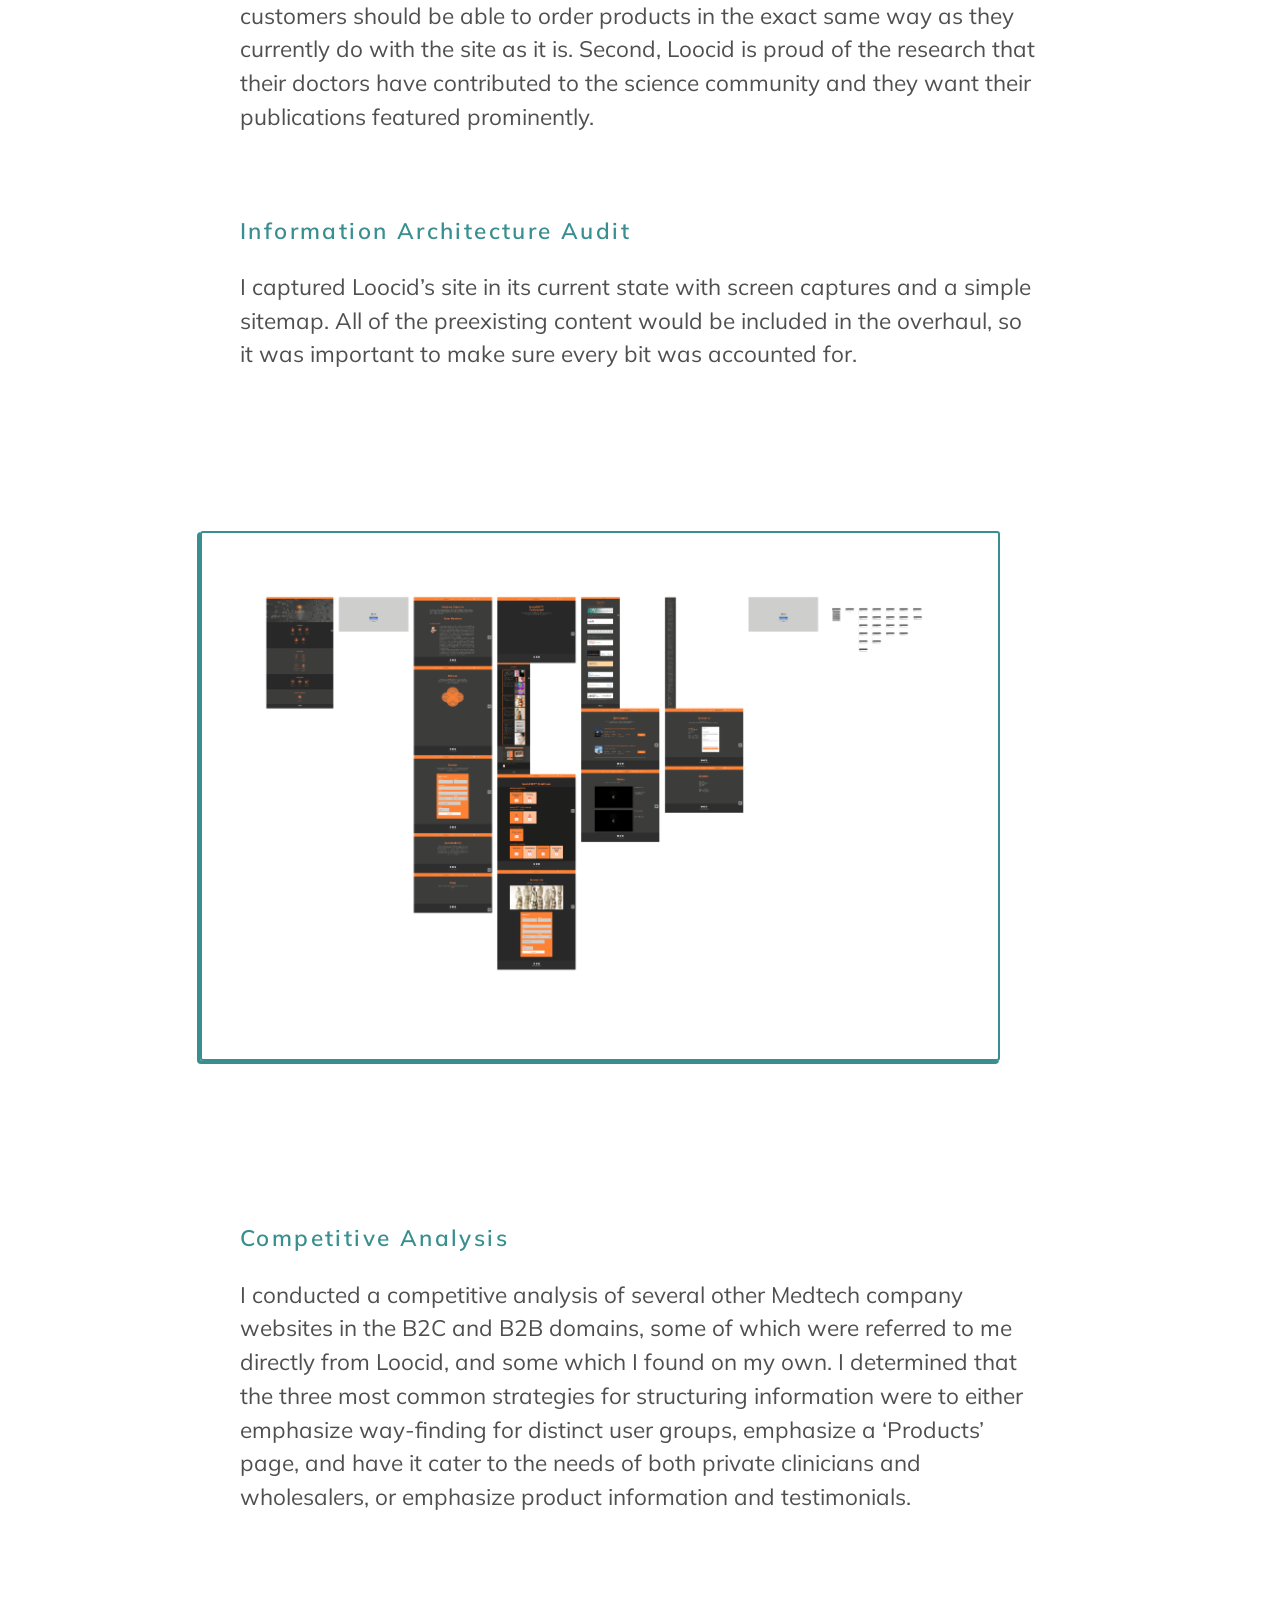
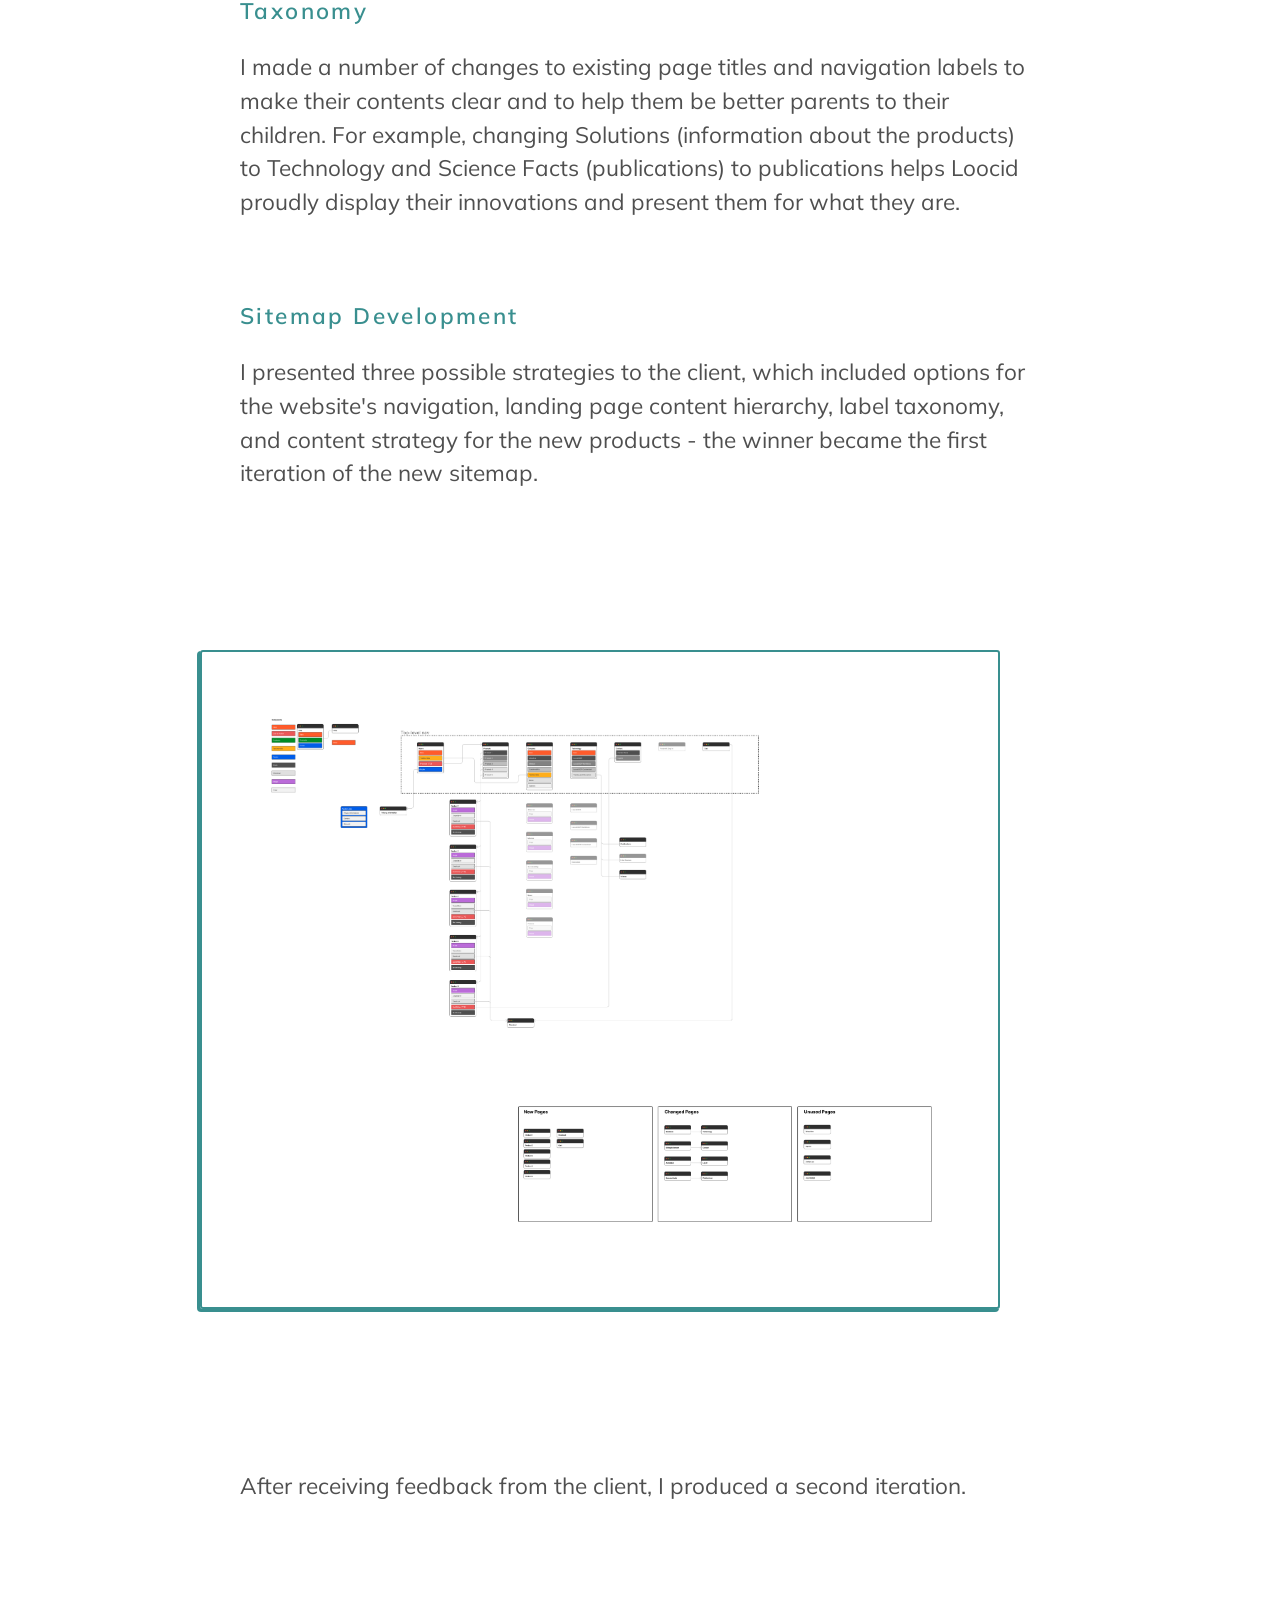
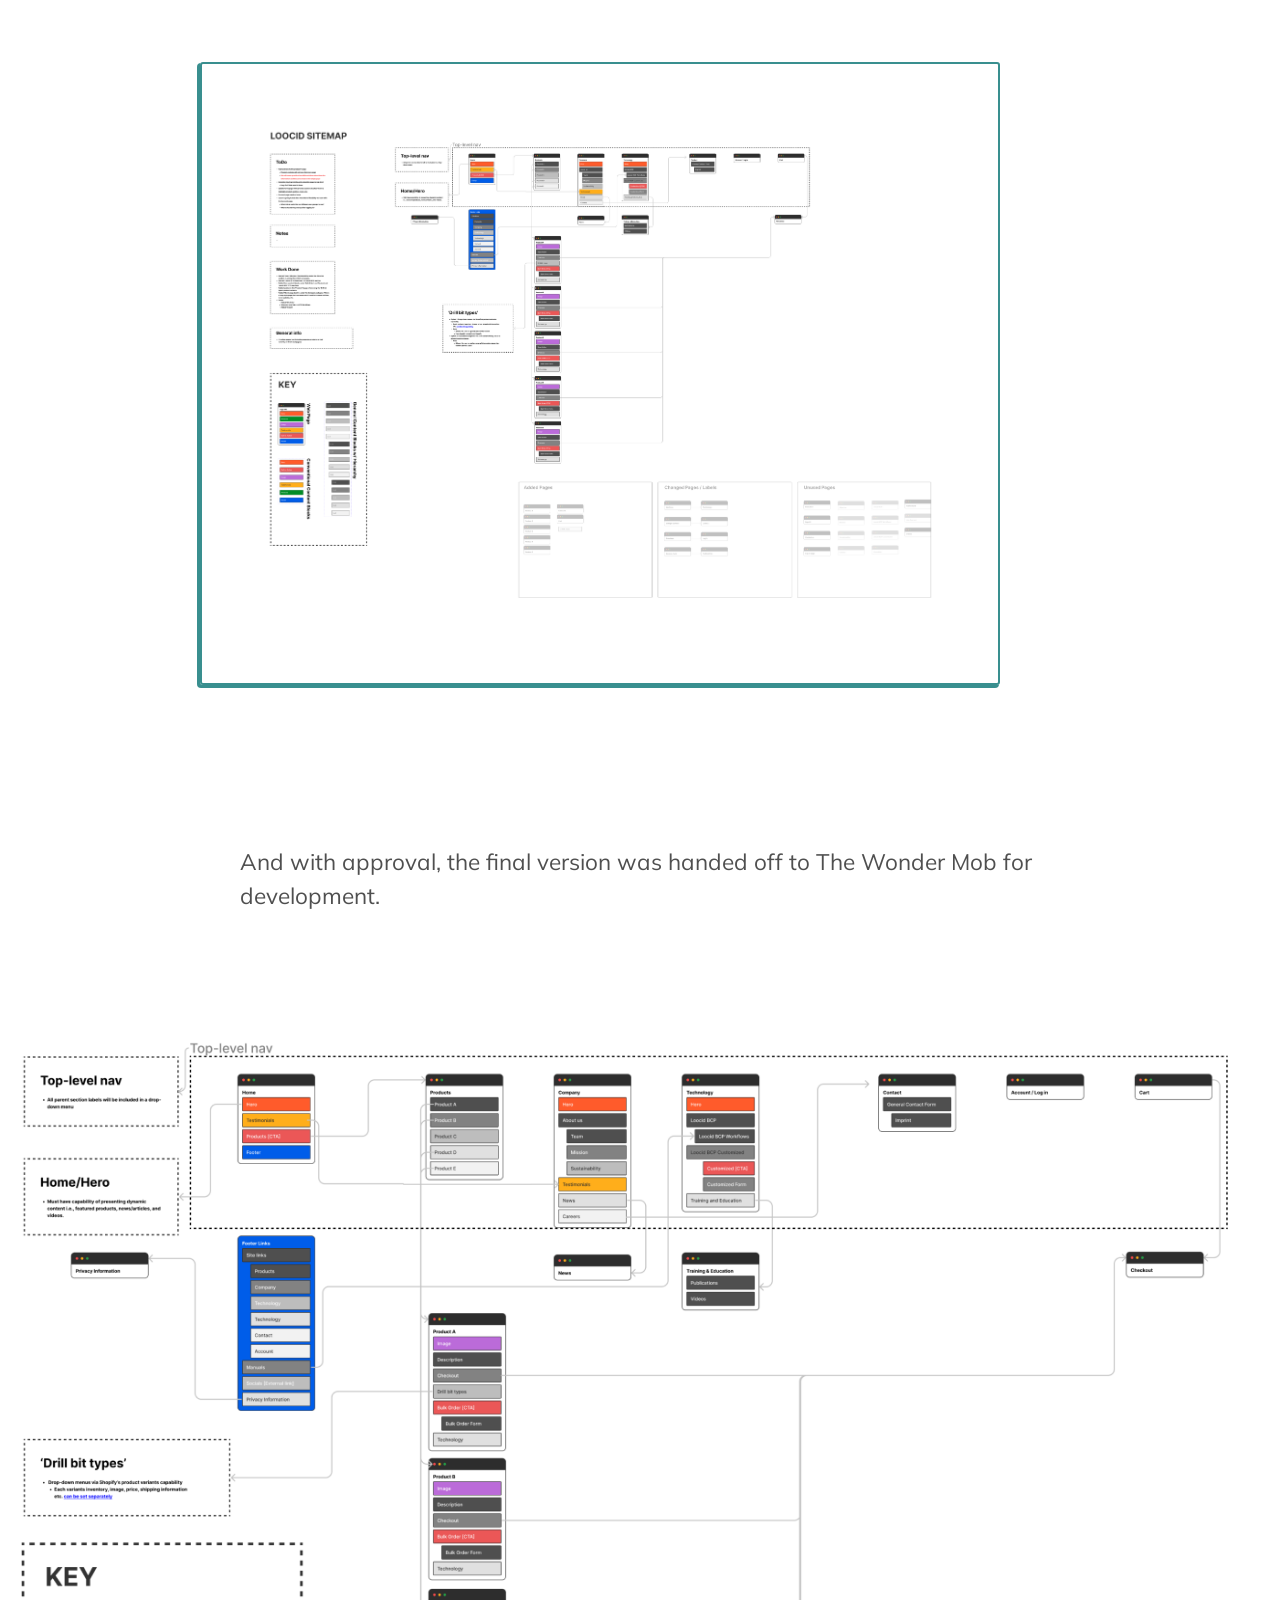
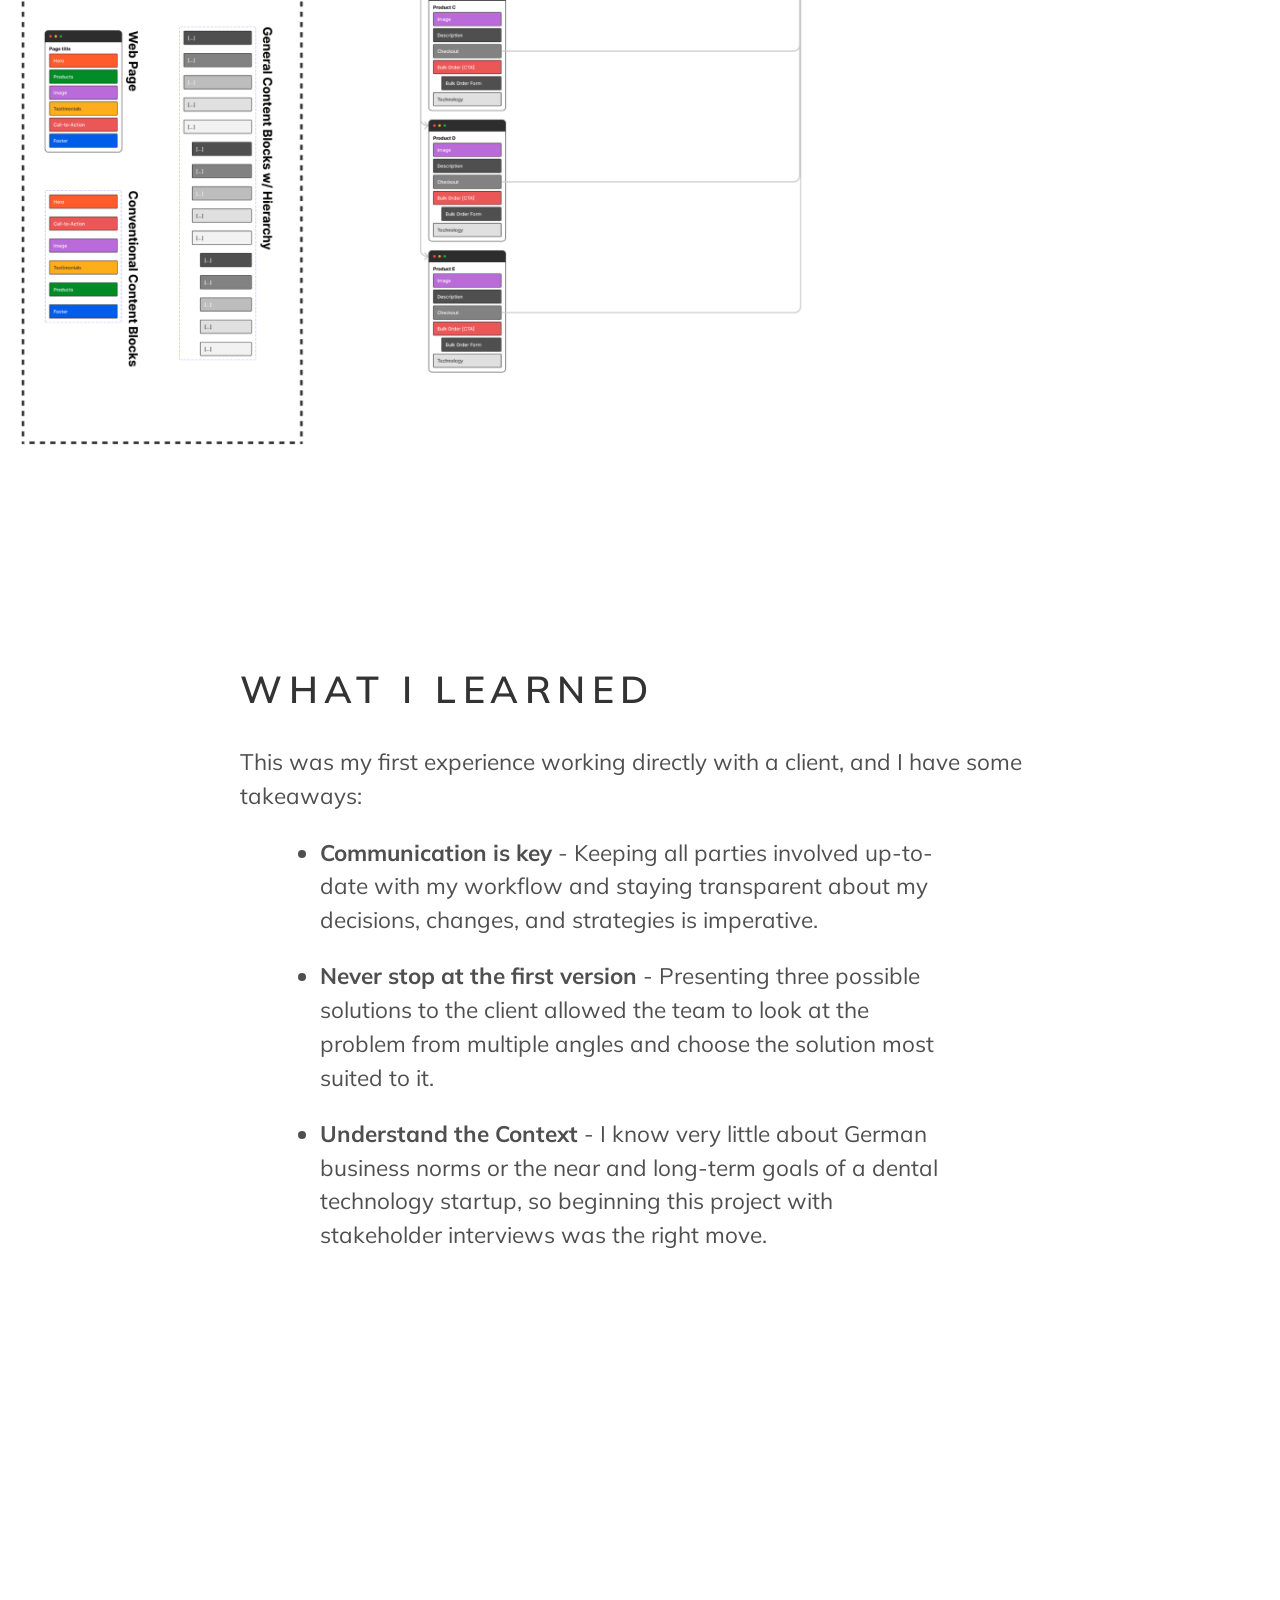
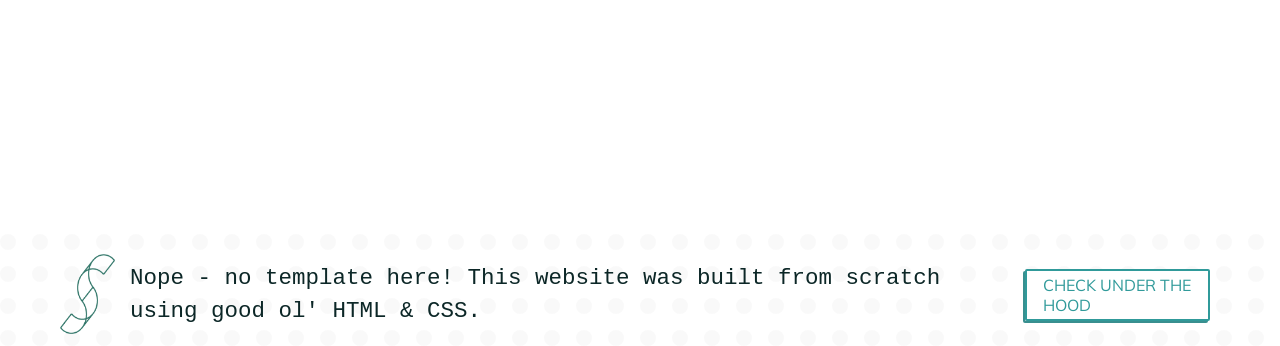
<file: IAforMedtech.html>
<!DOCTYPE html>
<html lang="en">
<head>
    <meta charset="UTF-8">
    <meta http-equiv="X-UA-Compatible" content="IE=edge">
    <meta name="viewport" content="width=device-width, initial-scale=1.0, maximum-scale=1.0" />
    <title>IA for MedTech</title>
    <link rel="shortcut icon" type="image/jpg" href="assets/images/Worf 32x32.png"/>

    <link rel="stylesheet" href="resources/css/background.css">
    <link rel="preconnect" href="https://fonts.googleapis.com">
    <link rel="preconnect" href="https://fonts.gstatic.com" crossorigin>
    <link href="https://fonts.googleapis.com/css2?family=Mulish&family=Raleway&display=swap" rel="stylesheet">
    <!-- <link rel="stylesheet" href="syles.css"> -->
    <link rel="stylesheet" href="resources/css/styles.css">
    <link rel="stylesheet" href="resources/css/typography.css">
    <link rel="stylesheet" href="resources/css/case-study.css">

    <!-- Global site tag (gtag.js) - Google Analytics -->
    <script async src="https://www.googletagmanager.com/gtag/js?id=G-6EQH5K10YD"></script>
    <script>
    window.dataLayer = window.dataLayer || [];
    function gtag(){dataLayer.push(arguments);}
    gtag('js', new Date());

    gtag('config', 'G-6EQH5K10YD');
    </script>

</head>
    <body>
    <!-- =================================================Nav -->
        <!-- <div class="nav-bg"><img src="assets/images/background/tri-container.svg" alt=""></div>
        <div class="logo from-left">
            <a href="index.html"><img src="assets/images/logos/Form and Flow.png" alt="Logo"></a>
        </div> 
            <div class="header-large from-right">                  
            
                <nav>
                    <a href="#work" class="button"><strong>Work</strong></a>
                    <a href="about.html" class="button">About</a>
                    <a href="mailto:seanrobinsimmons@gmail.com" class="button">Contact</a>
                    <a href="Resume/Resume-V2-220222.pdf" target="_blank"class="button">Resume</a>
                </nav>
            </div>
        
            <div class="header-small from-right">                      <div class="logo">
                <a href="index.html"><img src="assets/images/logos/Form and Flow.png" alt="Logo"></a>
            </div> 
                <nav>
                    <a href="#work" class="button"><strong>Work</strong></a>
                    <a href="about.html" class="button">About</a>
                    <a href="mailto:seanrobinsimmons@gmail.com" class="button">Contact</a>
                    <a href="Resume/Porfolio-V2-220222.pdf" target="_blank"class="button">Resume</a>
                </nav>
            </div> -->


    <div class="container">
        
                <header>
                    <!-- <h1 class="invisible">Chivalry II Weapon Customization Menu Redesign</h1> -->
                    <img class="full_img" src="assets/images/loocid_case_study/ia-for-medtech-hero.png" alt="Chivalry Casestudy Hero">
                </header>


<!-- =================================   ================Nav -->
                <nav>
                    <a href="index.html" class="button">Home </a>

                    <a href="chivalry.html" class="button">01
                    </a>

                    <a href="IAforMedtech.html" class="button"><strong>02</strong>
                    </a>

                   <a href="https://medium.com/@seanrobinsimmons/2021-terps-makeathon-3b9bfa6f2d5c" class="button tooltip" target="_blank">03
                    <img class= "external-cs-2" src="/assets/images/icons/external_link.png" alt="external link">
                    
                    <span class="tooltiptext">Email for first-time computer users</span>
                   </a>
                   <a href="https://medium.com/@seanrobinsimmons/motion-x-gps-redesign-62332f070042" class="button tooltip" target="_blank">04
                    <img class= "external-cs-2" src="/assets/images/icons/external_link.png" alt="external link">
                    
                    <span class="tooltiptext">GPS app redesign</span>
                   </a>

                </nav>

                <div class="table_of_contents"></div>                


<!-- =================================   
================Article -->
                <div class="section">
                    <div class="content">
                        <h2>Overview</h2> 
                        <p>Loocid is a medical technology company that designs highly-specialized tools for medical and dental implant procedures, bone surgery, computer-assisted surgery solutions, and Artificial Intelligence (AI) solutions. The development of a new product, there first to be sold directly to clinicians, meant that the company needed to rethink its online presence to drive online sales. I was sub-contracted by The Wonder Mob to develop their new website’s information architecture and content strategy.</p>
                    </div>
                </div>


<!-- How I Helped -->
            <div class="section">
                 <div class="content">
                     
                            <h2>How I helped</h2>
                            <h3>Stakeholder Interviews</h3>
                            <p>
                                At the start of the project I interviewed several stakeholders at Loocid in order to gain a better understanding of their business goals and vision. Two major themes emerged from these that would heavily influence my final design. First and most important was the definition of our user groups: private clinicians, potential wholesale customers, and existing wholesale customers. Special care was taken to convey to me that existing wholesale customers should be able to order products in the exact same way as they currently do with the site as it is. Second, Loocid is proud of the research that their doctors have contributed to the science community and they want their publications featured prominently. 
                        </p>
                 </div>
                 <div class="content">
                    <h3>Information Architecture Audit</h3>
                    <p>I captured Loocid’s site in its current state with screen captures and a simple sitemap. All of the preexisting content would be included in the overhaul, so it was important to make sure every bit was accounted for. </p>
                 </div>
                <div class="content callout">
    
                     <a href="assets/images/loocid_case_study/ia_audit.png">
                         <img src="assets/images/loocid_case_study/ia_audit.png" class="small_img" alt="information architecture audit">
                     </a>
                </div>

                 <div class="content">
                     <h3>Competitive Analysis</h3>
                     <p>I conducted a competitive analysis of several other Medtech company websites in the B2C and B2B domains, some of which were referred to me directly from Loocid, and some which I found on my own. I determined that the three most common strategies for structuring information were to either emphasize way-finding for distinct user groups, emphasize a ‘Products’ page, and have it cater to the needs of both private clinicians and wholesalers, or emphasize product information and testimonials.</p>
                 </div>


<!-- Taxonomy -->
                 <div class="content">
                     <h3>Taxonomy</h3>
                     <p>I made a number of changes to existing page titles and navigation labels to make their contents clear and to help them be better parents to their children. For example, changing Solutions (information about the products) to Technology and Science Facts (publications) to publications helps Loocid proudly display their innovations and present them for what they are.</p>
                 </div>

                 <!-- <a href="/assets/images/loocid_case_study/taxonomy.png">
                     <img src="/assets/images/loocid_case_study/taxonomy.png" class="small_img" alt="label and page name changes">
                 </a> -->

                 <div class="content">
                     <h3>Sitemap Development</h3>
                     <p>I presented three possible strategies to the client, which included options for the website's navigation, landing page content hierarchy, label taxonomy, and content strategy for the new products - the winner became the first iteration of the new sitemap.</p>
                 </div>
                <div class="content callout">
    
                     <a href="assets/images/loocid_case_study/Sitemap-1.png">
                         <img src="assets/images/loocid_case_study/Sitemap-1.png" class="large_img" alt="sitemap first iteration">
                     </a>
                </div>

                 <div class="content p">
                     <p>After receiving feedback from the client, I produced a second iteration.</p>
                 </div>

                 <div class="content callout">
                     <a href="assets/images/loocid_case_study/sitemap_2.png">
                         <img src="assets/images/loocid_case_study/sitemap_2.png" class="large_img" alt="sitemap second iteration">
                     </a>
                 </div>

                 <div class="content">
                     <p>And with approval, the final version was handed off to The Wonder Mob for development.</p>
                 </div>


                     <a href="assets/images/loocid_case_study/Sitemap-3.png">
                         <img src="assets/images/loocid_case_study/Sitemap-3.png" class="full_img" alt="sitemap third iteration">
                     </a>


        </div>


<div class="section">
    
                    <div class="content">
                        <h2>What I Learned</h2>
                        <p>This was my first experience working directly with a client, and I have some takeaways:</p>
                        <br>
                        <ul>
                            <li><strong>Communication is key</strong> - Keeping all parties involved up-to-date with my workflow and staying transparent about my decisions, changes, and strategies is imperative. </li>
                            <li><strong>Never stop at the first version</strong> - Presenting three possible solutions to the client allowed the team to look at the problem from multiple angles and choose the solution most suited to it.</li>
                            <li><strong>Understand the Context</strong> - I know very little about German business norms or the near and long-term goals of a dental technology startup, so beginning this project with stakeholder interviews was the right move. </li>
                        </ul>
                    </div>
</div>

    <footer>

                    
        <a href="index.html"><img src="assets/images/logos/Form and Flow.png" alt="Logo"></a>
    

<div class="container repo">
    
            <p>Nope - no template here! This website was built from scratch using good ol' HTML & CSS.</p>
    
            <a href="https://github.com/Chonathon/portfolio.github.io" class = "button" target="_blank">Check Under the Hood</a>

    </div>



</footer>

    </body>
</html>
</file>
<file: resources/css/background.css>
.nav-bg {
    position: absolute;
    top: 0;
    right: 0;
}


@media screen and (max-width: 1400px) {
    .nav-bg {
      width: 90%;
    }
}
@media screen and (max-width: 1200px) {
    .nav-bg {
        width: 100%;  
    }
}

@media screen and (max-width: 1000px) {
    .nav-bg {
        display: none;
    }
}

    /* add to bottom nav */



.bg-dots {
    background: url("../../assets/images/background/Dots.svg") no-repeat;
    position: absolute;
    overflow: hidden;
    
}

#a {
    top: 7em;
}
#b {
    top: 150em;
}
#c {
    right: 0;
    top: 35em;
}

@media screen and (max-width: 750px) {
    #c {
        right: 0;
        top: 47em;
    }
}

.bg-s-tri {
    background: url("../../assets/images/background/SmallTriangle.svg") no-repeat;
    position: absolute;
    overflow: hidden;
}

#d {
    left: 10em;
    top: 27em;
}
@media screen and (max-width: 1400px) {
    #d {
        left: 5em;
    }
}
@media screen and (max-width: 1200px) {
    #d {
        left:2em;
    }
}
@media screen and (max-width: 1075px) {
    #d {
        display: none;
    }
}

#e {
    right: 10em;
    top: 50em;
}

#f {
    left: 10em;
    top: 127em;

}

#i {
    left: 10em;
    top: 185em;
}

.bg-l-tri {
    background: url("../../assets/images/background/LargeTriangle.svg") no-repeat;
    position: absolute;
    background-size: contain;
    overflow: hidden;
    width: 100%;
}

#g {
    top: 70em;
    left: 35px;
}

#h {
    top: 130em;
    right: 0;
}
</file>
<file: resources/css/styles.css>
/*  */
/* Global */


html {
    box-sizing: border-box;
    scroll-behavior: smooth;
    font-size: 18px;
  }
  *,
  *:before,
  *:after {
    box-sizing: inherit;
    margin: 0;
    padding: 0;
    
  }

body {

    font-family: Arial;
    overflow-x: hidden;
    -webkit-font-smoothing: antialiased;
 
}

main {
    position: relative;
    margin-bottom: 10em;
    
}

.button {
    display: flex;
    justify-content: space-around;
    align-items: center;
    
    font-size: 16px;

    padding: 4px 16px 4px 16px;
    color: #309A9A;
    background-color: #fff;
    border: 2px solid #309A9A;
    border-radius: 2px;
    text-transform: uppercase;
    text-decoration: none;
    box-shadow: -2px 2px 0 -2px #C3D3D3, -2px 2px 0 #398F8F;
    z-index: 999;
}

.button:hover {
    transform: translateX(-.5px) translateY(.5px);
    box-shadow: -1.5px 1.5px 0 -2px #C3D3D3, -1.5px 1.5px 0 #398F8F;
}

.button:active {
    transform: translateX(-2px) translateY(2px);
    box-shadow: none;
}

.tooltip {
    position: relative;
  }
  
  /* Tooltip text */
  .tooltip .tooltiptext {
    visibility: hidden;
    display: flex;
    justify-content: center;
    align-items: center;
    padding: 8px 16px 8px 16px;
    background-color: #fff;
    border: 2px dotted #0C2727;
    color: #0C2727;
    border-radius: 2px;
    text-transform: none;
    width: 200px;
   
    position: absolute;
    z-index: 1;
    top: 2.5em;
    left: 0;
  }
  
  .tooltip:hover .tooltiptext {
    visibility: visible;
    transition-delay: .4s;
  }


/*================================================================
Animation*/



@keyframes slide-in {
    from {
        opacity: 0;
    }

    to {
        opacity: 1;
    }
}

.from-left {
    animation-name: from-left;
    animation-duration: 1500ms;
    animation-timing-function: cubic-bezier(.795,0,.035,1);
}

@keyframes from-left {
    from {
        opacity: 0;
        transform: translateX(-10vw);
  
    }

    to {
        transform: translateX(0vw);
        opacity: 1;
    }
}


.from-top {
    animation-name: from-top;
    animation-duration: 1500ms;
    animation-timing-function: cubic-bezier(.795,0,.035,1);
}

@keyframes from-top {
    from {
        opacity: 0;
        transform: translateY(-10vw);
  
    }

    to {
        transform: translateY(0vw);
        opacity: 1;
    }
}

.from-right {
    animation-name: from-right;
    animation-duration: 1500ms;
    animation-timing-function: cubic-bezier(.795,0,.035,1);
}

@keyframes from-right {
    from {
        opacity: 0;
        transform: translateX(10vw);
  
    }

    to {
        transform: translateX(0vw);
        opacity: 1;
    }
}

.fade-in {
    animation-name: fade-in;
    animation-duration: 1500ms;
    animation-timing-function: cubic-bezier(.795,0,.035,1);
}

@keyframes fade-in {
    from {
        opacity: 0;

  
    }

    to {
        opacity: 1;
    }
} 

/* =================================================================
Desktop */

.accent {
    color:#398F8F;
} 


.wrapper {
    margin-bottom: 6em;
    
}

.container {
    display: flex;
    justify-content: center;
    align-items: center;
}

.header-large {
    display: flex;
    justify-content: flex-end;
    align-items: center;
    padding: 32px 70px 24px 0px;
    height: 5em;
    width: 100%;
    z-index: 999;
}


.header-small {
    display: none;
}

.cs-title-card-mobile {
    display: none;
}

.logo {
    position: absolute;
    top: 3em;
    left: 70px;
}



nav {
    display: flex;
    height: auto;
    justify-content: space-between;
    align-items: center;

}

nav > a {
    margin-right: 1.25em;
}

nav a:last-of-type {
    margin-right: 0;
}



/* Splash */
header {
    height: 12em;
    position: relative;
    display: flex;
    flex-direction: column;
    align-items: center;
    margin-top: 20em;
    margin-bottom: 8em;
}
.splash {
    position: absolute;
    display: flex;
    flex-direction: column;
    align-items: center;
}

.spash > * {
    margin-bottom: 3em;
}

.splash h1 {
    position:relative;
    display: inline-block;
    font-family: "Raleway";
    font-weight: 300;
    color: #0C2727;
    text-transform: uppercase;
    font-size: 5em;
    letter-spacing: .1em;
    margin-bottom: .2em;
    text-align: center;
}

.splash p {
    font-family: "Mulish";
    line-height: 1.5em;
    font-family: "Mulish";
    font-size: 1.5em;
    color: #4F4F4F;
    margin-bottom: .2em;
    text-align: center;
}


.external-container {
    margin-top: 1em;
}
.external {
    display: inline-block;
    width: 2em;
    height: auto;
    padding: 1em 1em;
    margin-right: 1em;
    transition: .2s;
    overflow: visible;
}
.external:hover {
    transform: translateY(-1px);
}

.linkedin {
    background: url('../../assets/images/logos/LinkedInLogo-Default.svg');
    background-position: center;
    background-size: cover;
}

.linkedin:hover {
    background-image: url('../../assets/images/logos/LinkedInLogo-Hover.svg');
}

.medium {
    background: url('../../assets/images/logos/MediumLogo-Default.svg');
    background-position: center;
    background-size: contain;
    background-repeat: no-repeat;
    width: 2.5em;
}

.medium:hover {
    background-image: url('../../assets/images/logos/MediumLogo-Hover.svg');
    background-position: center;
    background-size: contain;
    background-repeat: no-repeat;

}

.twitter {
    background: url('../../assets/images/logos/TwitterLogo-Default.svg');
    background-position: center;
    background-size: contain;
    background-repeat: no-repeat;
}

.twitter:hover {
    background-image: url('../../assets/images/logos/TwitterLogo-Hover.svg');

}

.dribbble{
    background: url('../../assets/images/logos/DribbbleLogo-Default.svg');
    background-position: center;
    background-size: cover;
}

.dribbble:hover {
    background-image: url('../../assets/images/logos/DribbbleLogo-Hover.svg');

}

.github {
    background: url('../../assets/images/logos/GitHubLogo-Default.svg');
    background-position: center;
    background-size: cover;
}

.github:hover {
    background-image: url('../../assets/images/logos/GitHubLogo-Hover.svg');
}

        

.work-title {
    font-size: 1.5em;
    color: #C4C4C4;
    letter-spacing: .05;
    margin-bottom: -4em;
    
    
}


/*================================================================
/* Case studies */

.case-studies {
    display: flex;
    flex-direction: column;
    align-items: center;
    justify-content: center;
}

.case-studies > .thumbnail-container {
    margin-bottom: 5em;
}


#motion-x {
    margin-right: 0;
}


.thumbnail-container {
    box-sizing: border-box;
    position: relative;
    max-width: 1200px;
    width: 100%;
    height: auto;
    display: block;
    overflow: hidden;
    
    background-color: white;
    border: 2px solid #309A9A;
    border-radius: 3px;
 }

 /* .thumbnail-container:hover {
    transform: translateX(2px) translateY(-2px);
    box-shadow: -2px 2px #309A9A
 } */

 .thumbnail {
     width: 101%;
     height: auto;
     object-fit: cover;
     position: relative;
     cursor: pointer;
     display: block;
     overflow: hidden;
  }
 
  .thumbnail-container {
      position: relative;
  }
 
 .thumbnail-container img {
     transition-duration: 350ms;
 }
 
 .thumbnail-container:hover img {
    transform: scale(1.03);
    transition-duration: 250ms;
    transition-delay: 100ms;
 }
 
 .external-cs {
     position: absolute;
     top: 1.5em;
     right: 2em;
     z-index: 999;
     /* background: url("../../assets/images/icons/external_link.png"); */
     object-fit: contain;
     object-position: center;
     width: 1.5em;
     height: auto;
 }

.cs-title-card {
    box-sizing: border-box;
    position: absolute;
    width: auto;
    height: auto;
    bottom: 1.5em;
    left: 1.5em;
    display: flex;
    flex-direction: column;
    justify-content: space-around;
    background-color: #F2F2F2;
    border: 2px solid #716D6D;
    border-radius: 3px;
    /* box-shadow: -2px 2px 0 #716D6D; */
    padding: 1em 2em .875em 2em;
}

.cs-title-card h2,
.cs-title-card h3 {
    margin-bottom: 6px;
}


.tags {
    display: flex;
    justify-content: flex-start;

}

span.tag {
    display: flex;
    justify-content: center;
    align-items: center;
    padding: 1px 4px 2px 4px;
    margin-right: .5em;

    font-family: "Mulish";
    font-size: 1em;
    font-weight: 600;
    color: #4F4F4F;
    background-color: #F5FAFA;

    border: 2px solid #4F4F4F;
    border-radius: 3px;
}




footer {
    display: flex;
    justify-content: center;
    align-items: center;
    position: relative;
    width: 100%;
    height: 112px;
    margin-top: 23em;
    padding: 1em 70px 0 70px;
    background: url('../../assets/images/background/Dots.svg') repeat;
 }

footer .container {
    margin-bottom: .5em;
    margin-left: 3em;
}

footer a img {
    position: absolute;
    left: 3em;
    top: 1em;
    height: 80px;
    width: auto;
    margin-right: 2em;
}

 footer p {
     font-family: 'Courier New', Courier, monospace;
     color: #0C2727;
     margin-right: 1em;
 }
/*================================================================
Tablet*/

@media screen and (max-width: 800px) {
    .header-large {
        display: none;
    }

 
    .logo {
        top: .5em;
        left: 20px;
    }
    .logo img {
        height: 80px;
        width: auto;
      
    }

    header {
        margin-top: 5em;
    }

    .splash {
        
        margin-bottom: 5em;
    }


    footer .container {
        flex-direction: column;
        justify-content: space-between;
    }
    
    .header-small {
        display: flex;
        justify-content: flex-end;
        align-items: center;
        padding: 32px 35px 24px 35px;
        height: 5em;
        width: 100%;
        z-index: 999;
    }



}


/*================================================================
Mobile*/
@media screen and (max-width: 600px) {

    .nav {
        position: absolute;
        z-index: 999;
        top: 80px;
        right: -100%;
        width: auto;

        display: flex;
        flex-direction: column;
        justify-content: flex-end;
        align-items: center;
        padding: 24px;

        background-color: #fff;
        border: 2px solid #309A9A;
        border-radius: 4px;

        transition: 0.3s;
    
    }
    
    nav > a {
        margin-right: 0em;
        margin-bottom: 24px;
    }
    
    nav a:last-of-type {
        margin-right: none;
        margin-bottom: 0;
    }

    nav.active {
        right: 35px;
        
    }

    .repo {
        display: none;
    }
    .logo {
        /* display: none; */
    }

    .header-small {
        justify-content: flex-end;
        /* padding: 0; */
        margin: 0;
        height: 5em;
        width: 100%;
        z-index: 999;
    } 

    .hamburger {
        cursor: pointer;
    }
    
    .bar {
        display: block;
        width: 25px;
        height: 3px;
        margin: 5px auto;
        -webkit-transition: all 0.15s ease-in-out;
        transition: all 0.15s ease-in-out;
        background-color: #309A9A;
    }
    
    .hamburger.active .bar:nth-child(2){
        opacity: 0;
    }
    
    .hamburger.active .bar:nth-child(1){
        transform: translateY(8px) rotate(45deg);
    }
    
    .hamburger.active .bar:nth-child(3){
        transform: translateY(-8px) rotate(-45deg);
    }
   

    .splash {
        margin-bottom: 5em;
    }

    .cs-title-card {
        display: none;
    }

    .cs-title-card-mobile {
        display: block;
        box-sizing: border-box;
        width: auto;
        height: auto;
        display: flex;
        flex-direction: column;
        justify-content: space-around;
        border-radius: 1px;
        margin: 1em 0 1em .5em;
    }

    .cs-title-card h2 {
        font-size: 1.25em;
    }

    .thumbnail-container {
        margin-bottom: 3em;
    }

}

@media screen and (max-width: 450px) {
    /* .splash {
        margin-top: 5em;
        margin-bottom: 5em;
    } */

    .splash h1 {
        font-size: 3em;

    }

    .cs-title-card {
        display: none;
    }

    .cs-title-card-mobile {
        display: block;
        box-sizing: border-box;
        width: auto;
        height: auto;
        display: flex;
        flex-direction: column;
        justify-content: space-around;
        border-radius: 1px;
        margin: 1em 0 1em .5em;
    }

    .cs-title-card-mobile h2 {
        font-size: 1.25em;
    }
}
</file>
<file: resources/css/typography.css>
/*================================================================
Typography */
h1, h2, h3, h4, h5, p {
    line-height: 0;
    margin: 0;

}

a {
    font-family: "Mulish";
    text-decoration: none;
}

h1 {
    position:relative;
    display: inline-block;
    font-family: "Raleway";
    font-weight: 300;
    color: #0C2727;
    text-transform: uppercase;
    font-size: 5em;
    line-height: 1em;
    letter-spacing: .1em;
    margin-bottom: .2em;
    text-align: center;
}

h2 {
    font-family: "Mulish";
    text-transform: uppercase;
    font-weight: 600;
    font-size: 1.875em;
    letter-spacing: .175em;
    line-height: 1em;
    color: #333;
}

h3 {
    font-family: "Mulish";
    font-weight: lighter;
    text-transform: uppercase;
    letter-spacing: 2.4;
    color: #398F8F;
    font-size: 1em;
    line-height: 1.5em;
}

h3 {
    font-family: "Mulish";
    font-weight: 600;
    text-transform: none;
    letter-spacing: 2.4px;
    color: #398F8F;
    font-size: 1.125em;
    margin-bottom: .5em;
    line-height: 1.5em;

}

h4 {
    font-family: "Mulish";
    font-size: 1.5em;
    color: #398F8F;
    font-style: italic;
    font-weight: 600;
    margin-bottom: .2em;
    line-height: 1.5em;
}

h5 {
    font-family: "Mulish";
    font-size: 1.25em;
    line-height: 1.5em;
    font-weight: 600;
    font-style: italic;
    color: #4F4F4F;
}

p {
    font-family: "Mulish";
    font-size: 1.125em;
    line-height: 1.5em;
    color: #4F4F4F;
}

li {
    font-family: "Mulish";
    font-size: 1.125em;
    line-height: 1.5em;
    color: #4F4F4F;
}
</file>
<file: resources/css/case-study.css>
html {
    box-sizing: border-box;
    scroll-behavior: smooth;
  }
  *,
  *:before,
  *:after {
    box-sizing: inherit;
    margin: 0;
    padding: 0;  
    /* font-size: 18px; */
  }
  
  
/* TODO: 
- get ride of blue sections
- fix margins*/


body {
    font-family: Arial;
    overflow-x: hidden;
    -webkit-font-smoothing: antialiased;
}

h1,
h2,
h3,
h4{
    margin-bottom: 1em;
    align-self: flex-start;
}

div h5 {
    margin-bottom: 1em;
}

h2 {

}

.button .external-cs-2 {

       width: 1em;
       height: 1em;
       margin: 0;
       margin-left: .5em;
       margin-right: -.5em;
       transform: translateY(-2px);
       /* margin-left: .5em; */
       /* align-self: center; */
       /* float: right; */
    }


/* main {
    position: relative;
    margin-bottom: 10em;
    
} */

nav {
   
   align-self: center;
   margin: -3em 0 0 0;
}

header {
    height: auto;
    position: relative;
    display: block;
    
    margin-top: 0em;
    margin-bottom: 0em;
}

header img {
    object-fit: contain;
    object-position: center;
    width: 100%;
}

.column {
    position: relative;

    display: flex;
    flex-direction: row;

    width: 100%;


}

.left_column {
    width: 25%;

    display: flex;
    justify-content: center;
    height: auto;
}

.right_column {
    width: 75%;
}

.table_of_contents {
    top: 2em;
    position: sticky;
    display: flex;
    flex-direction: column;
    align-self: flex-start;

}

.table_of_contents > a {
    display: block;
    margin-bottom: 1.5em;

    font-size: 1.25em;

    color: #333;
}

.container {
    display: flex;
    flex-direction: column;
    align-items: center;
    position: relative;
}

.background {
    display: flex;
    flex-direction: column;
    align-items: center;
    width: 100%;
    background-color: #F5FAFA;
}


.section {
    display: flex;
    flex-direction: column;
    align-items: center;
    margin-bottom: 3em;
    position: relative;
    /* max-width: 800px; */
}

.content {
    display: flex;
    flex-direction: column;
    justify-content: center;
    align-items: bottom;

    margin: 2em 0;
    width: 90%;
}

.content p {
    min-width: 80%;
    max-width: 800px;
    position: relative;
}

.content ol
,.content ul {
    width: 80%;
    align-self: center;

}

.content li { 
    margin-bottom: 1em;
}

.section h2 {
    margin-bottom: 1em;
}


.large_img {
    max-width: 100%;
}

.full_img {
    object-position: center;
    object-fit: contain;
    width: 100vw;
    margin-bottom: 6em;
}

.small_img {
    width: 100%;
    /* max-width: 800px; */
    height: auto;
    object-fit: contain;
    object-position: center;
    cursor: pointer;
    
}

.columns {
    display: flex;
    width: 90%;
    flex-direction: column;
    justify-content: space-between;
}

.columns img {
    width: 100%;
    margin-bottom: 2em;
    cursor: pointer;
}

.callout {

    margin: 6em 0;
    padding: 3em;

    border: 2px solid #398F8F;
    box-shadow: -2px 2px 0 1px #398F8F;
    border-radius: 3px;

}




.invisible {
    display: none;
}


/* ===================================================Desktop */


@media screen and (min-width: 1200px) {
    html {
        font-size: 20px;
      }

    nav {
        align-self: flex-start;
        margin: -3em 0 5em 70px;
     }

    .section {
        width: 100%;
    }

    .content {
        max-width: 800px;
    }

    .columns {
        display: flex;
        flex-direction: row;
        flex-wrap: wrap;
        justify-content: space-between;

        max-width: 100vw;
    } 
    
  img {
      margin-bottom: 1em;
  }

    .columns a {
        width: 45%;
        margin-right: 2em;
    }

    .callout {
        transform: translateX(-2em);
    }

    footer .container {
        flex-direction: row;
        justify-content: space-between;
    }


}
</file>
